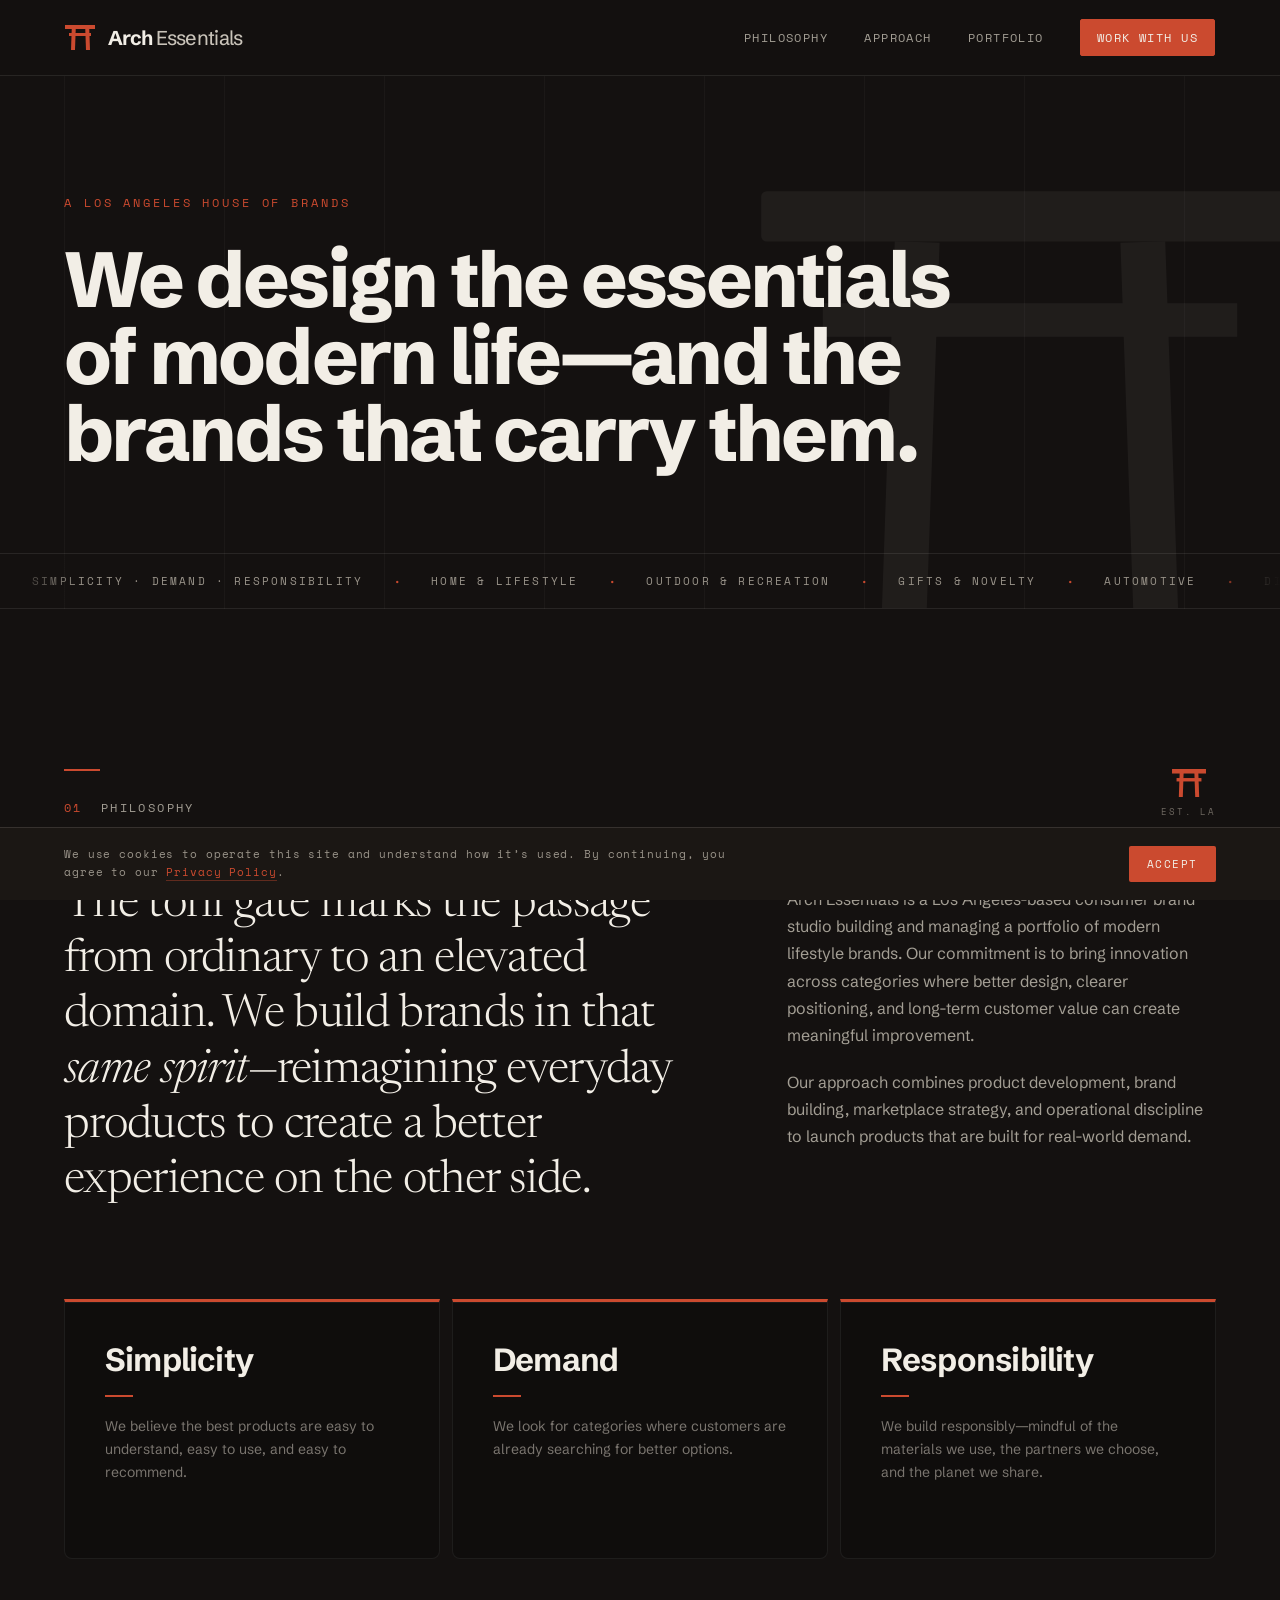
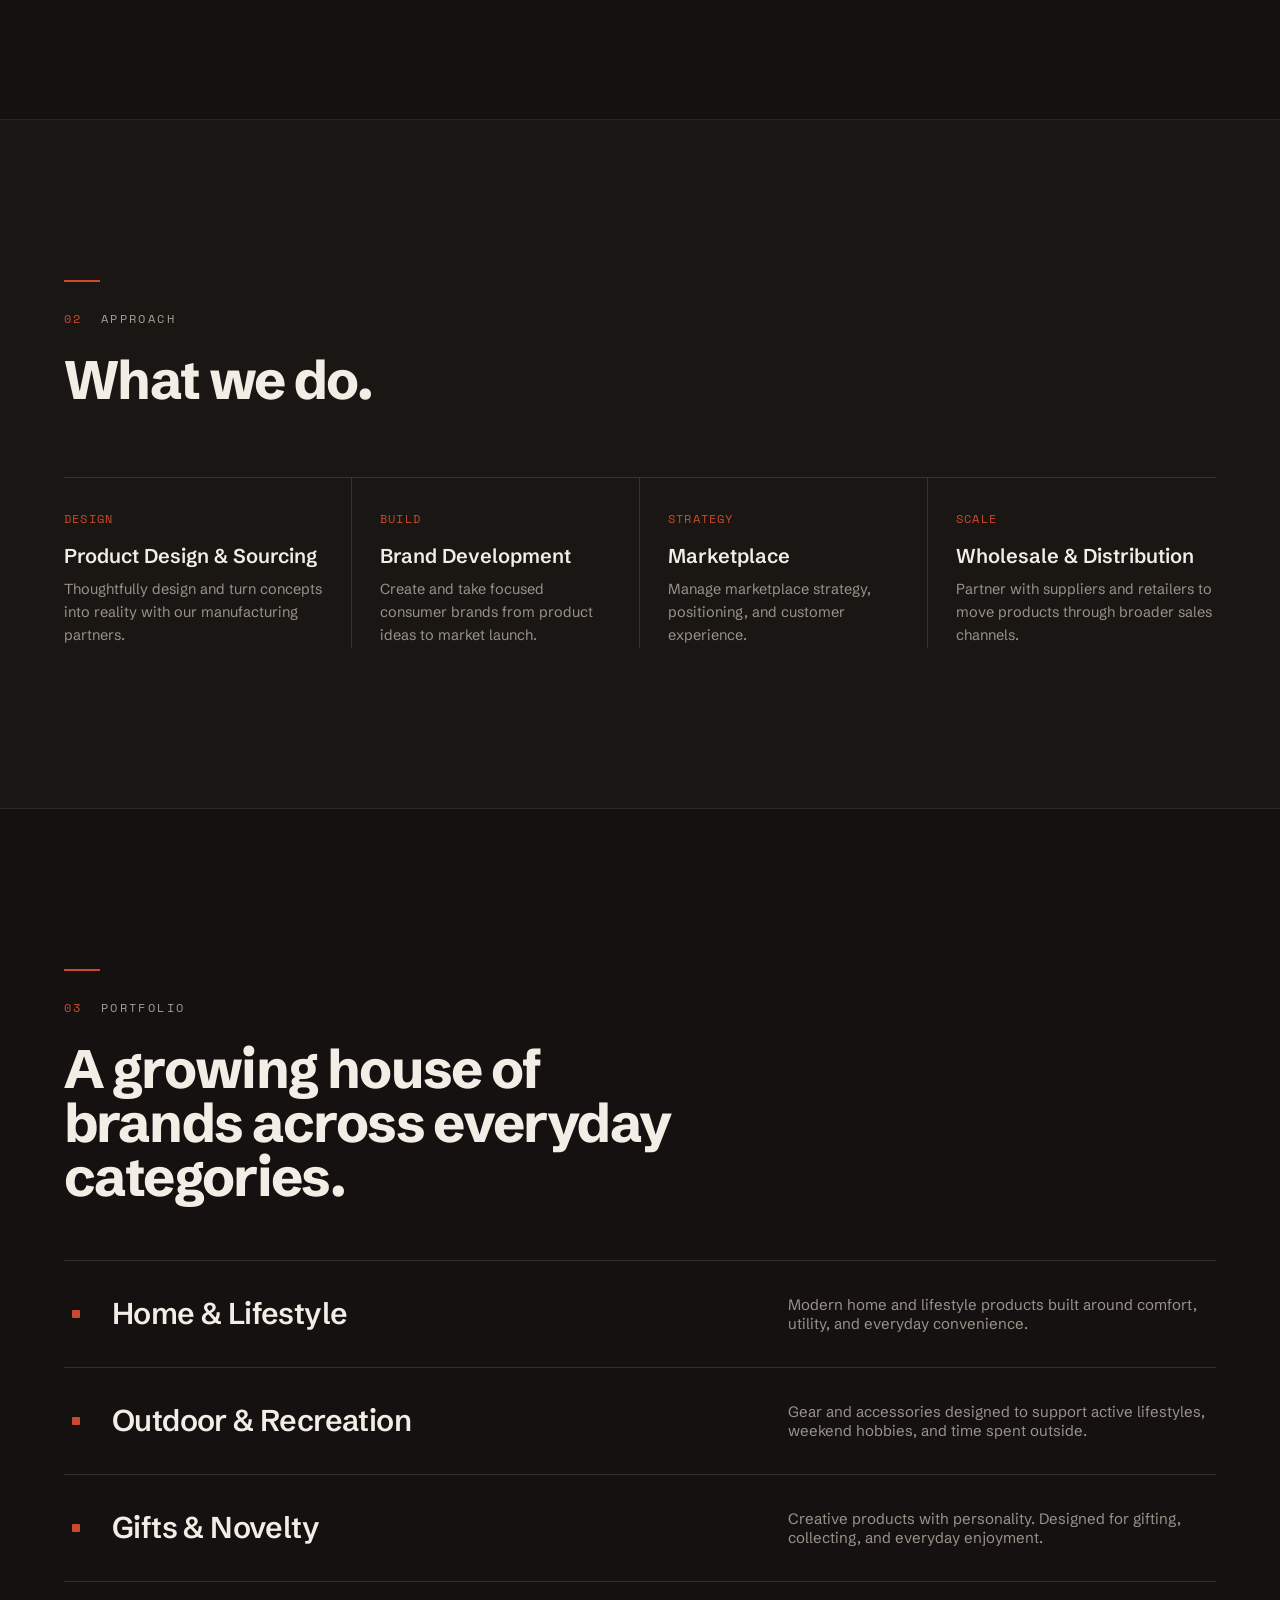
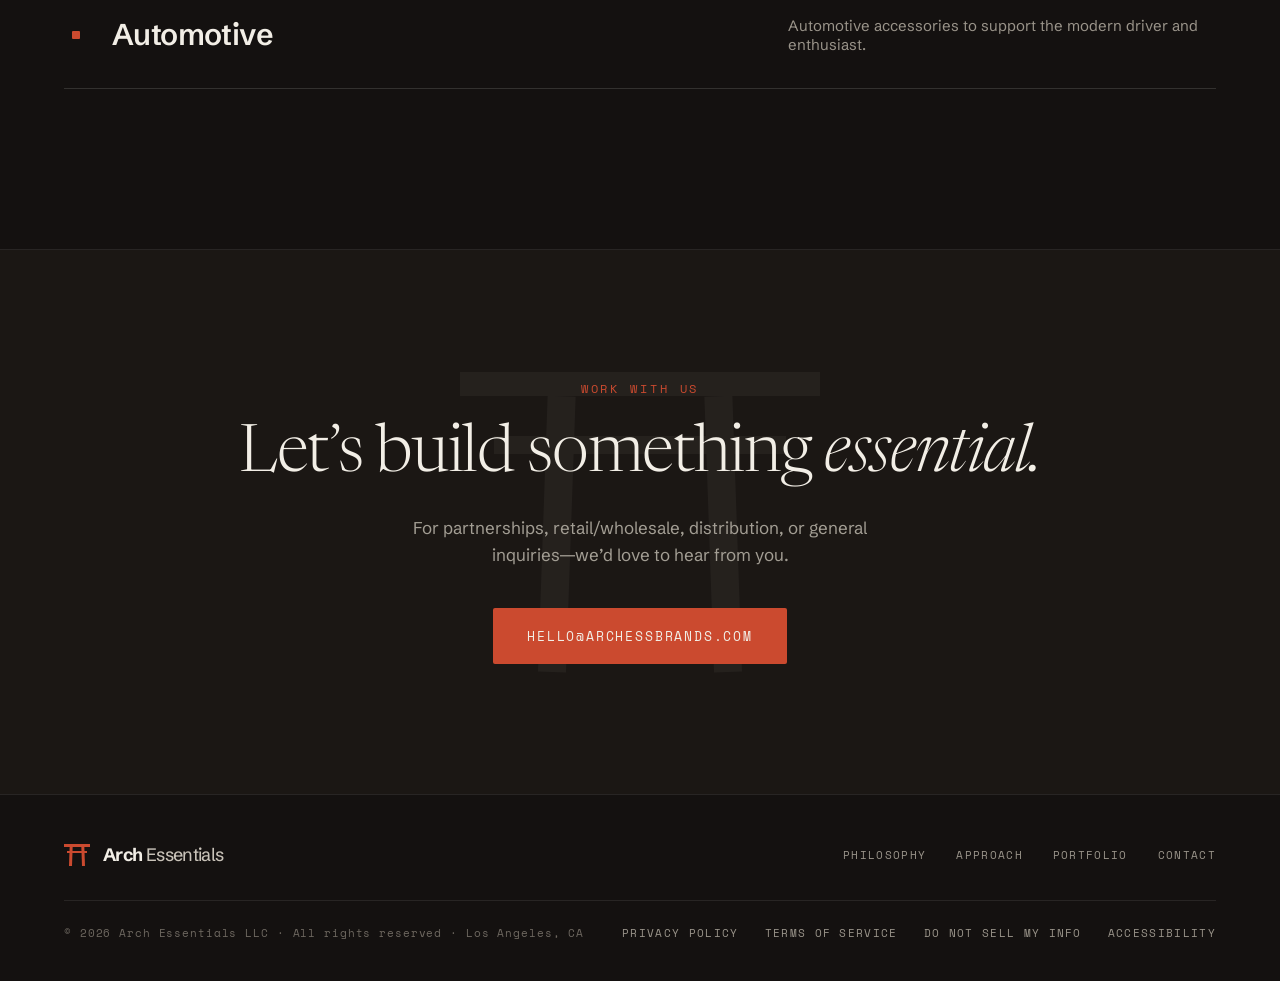
<file: index.html>
<!DOCTYPE html>
<html lang="en">
<head>
<meta charset="utf-8">
<meta name="viewport" content="width=device-width, initial-scale=1">
<title>Arch Essentials — A Los Angeles House of Brands</title>
<meta name="description" content="Arch Essentials LLC is a Los Angeles-based consumer brand studio building a portfolio of modern lifestyle brands across home, outdoor, gifts, and automotive.">
<meta property="og:type" content="website">
<meta property="og:site_name" content="Arch Essentials LLC">
<meta property="og:title" content="Arch Essentials LLC — A Los Angeles House of Brands">
<meta property="og:description" content="We design the essentials of modern life — and the brands that carry them. A Los Angeles house of brands.">
<meta name="twitter:card" content="summary_large_image">
<meta name="twitter:title" content="Arch Essentials LLC — A Los Angeles House of Brands">
<meta name="twitter:description" content="We design the essentials of modern life — and the brands that carry them. A Los Angeles house of brands.">
<meta property="og:url" content="https://www.archessbrands.com/">
<meta property="og:image" content="https://www.archessbrands.com/assets/files/og-arch-essentials.png">
<meta name="twitter:image" content="https://www.archessbrands.com/assets/files/og-arch-essentials.png">
<link rel="canonical" href="https://www.archessbrands.com/">
<link rel="icon" href="assets/files/favicon.png">
<link rel="preconnect" href="https://fonts.googleapis.com">
<link rel="preconnect" href="https://fonts.gstatic.com" crossorigin>
<link href="https://fonts.googleapis.com/css2?family=Newsreader:ital,opsz,wght@0,6..72,200..600;1,6..72,200..500&family=Schibsted+Grotesk:wght@400..900&family=Space+Mono:wght@400;700&display=swap" rel="stylesheet">
<script type="application/ld+json">
{
  "@context": "https://schema.org",
  "@type": "Organization",
  "name": "Arch Essentials LLC",
  "url": "https://www.archessbrands.com",
  "logo": "https://www.archessbrands.com/assets/files/Arch-logo.png",
  "email": "hello@archessbrands.com",
  "address": { "@type": "PostalAddress", "addressLocality": "Los Angeles", "addressRegion": "CA", "addressCountry": "US" }
}
</script>
<style>
  :root {
    --red:        #CB4A2F;
    --red-dk:     #B83E28;
    --cream:      #F2EEE6;
    --bg:         #141110;
    --muted:      #A39E94;
    --dim:        #9A948A;
    --faint:      #6E6860;
    --border:     rgba(242,238,230,0.09);
    --border-mid: rgba(242,238,230,0.14);
    --font-sans:  'Schibsted Grotesk', system-ui, sans-serif;
    --font-serif: 'Newsreader', serif;
    --font-mono:  'Space Mono', monospace;
  }
  *, *::before, *::after { box-sizing: border-box; }
  html { scroll-behavior: smooth; }
  body { margin: 0; }
  a { color: inherit; text-decoration: none; }

  @keyframes ticker {
    0%   { transform: translateX(0); }
    100% { transform: translateX(-50%); }
  }

  /* Keyboard focus ring */
  a:focus-visible, button:focus-visible, [data-phil-tile]:focus-visible {
    outline: 2px solid var(--red);
    outline-offset: 3px;
    border-radius: 2px;
  }

  .nav-link:hover    { color: var(--cream); }
  .btn-cta:hover     { background: var(--red) !important; border-color: var(--red) !important; }
  .btn-email:hover   { background: var(--red-dk) !important; }
  .cookie-btn:hover  { background: var(--red-dk) !important; }
  .footer-link:hover { color: var(--cream); }

  /* Scroll offset so sections don't hide under the sticky nav */
  #philosophy, #approach, #portfolio, #contact { scroll-margin-top: 72px; }

  /* Portfolio category row hover */
  .category-row:hover {
    background: rgba(242,238,230,0.05);
    padding-left: 20px !important;
  }

  /* ── Mobile (≤ 768px) / Desktop (≥ 769px) nav visibility ──────────────── */
  @media (max-width: 768px) {
    #site-nav-inner   { padding: 14px 24px !important; }
    #main-nav         { display: none !important; }
    #mobile-hamburger { display: flex !important; }
  }
  @media (min-width: 769px) {
    #mobile-hamburger { display: none !important; }
    #mobile-menu      { display: none !important; }
  }

  /* ── Mobile (≤ 768px) ─────────────────────────────────────────────────── */
  @media (max-width: 768px) {

    /* Hero */
    .hero-content { padding: 72px 24px 48px !important; }
    .hero-h1      { font-size: 40px !important; line-height: 1.05 !important; }

    /* Shared section padding */
    .sec-pad { padding: 72px 24px !important; }

    /* Philosophy */
    .phil-h2   { font-size: 28px !important; }
    .phil-grid { grid-template-columns: 1fr !important; gap: 36px !important; }
    #philosophy-tiles { grid-template-columns: 1fr !important; }

    /* Approach */
    .approach-h2  { font-size: 36px !important; margin-bottom: 40px !important; }
    .approach-grid { grid-template-columns: 1fr !important; }
    .approach-col  { padding: 24px 0 0 0 !important; border-right: none !important; border-top: 1px solid rgba(242,238,230,0.14) !important; }
    .approach-col:first-child { border-top: none !important; }

    /* Portfolio */
    .portfolio-h2  { font-size: 36px !important; }
    .category-row  { flex-direction: column !important; align-items: flex-start !important; gap: 10px !important; padding: 22px 8px !important; }
    .cat-name      { font-size: 22px !important; }

    /* Contact */
    .contact-content { padding: 72px 24px !important; }
    .contact-h2      { font-size: 38px !important; }

    /* Footer */
    .footer-inner  { padding: 40px 24px !important; }
    .footer-top    { flex-direction: column !important; align-items: flex-start !important; gap: 20px !important; }
    .footer-bottom { flex-direction: column !important; align-items: flex-start !important; gap: 12px !important; }
    .footer-legal  { flex-wrap: wrap !important; gap: 14px !important; }

    /* Cookie banner */
    #ae-cookie-banner { padding: 16px 20px !important; }
  }

  /* ── Tablet (769px – 1024px) ──────────────────────────────────────────── */
  @media (min-width: 769px) and (max-width: 1024px) {
    #site-nav-inner { padding: 16px 32px !important; }
    .hero-content   { padding: 90px 40px 60px !important; }
    .hero-h1        { font-size: 56px !important; }
    .sec-pad        { padding: 100px 40px !important; }
    .phil-h2        { font-size: 36px !important; }
    .approach-h2    { font-size: 44px !important; }
    .approach-grid  { grid-template-columns: repeat(2, 1fr) !important; }
    .approach-col:nth-child(2) { border-right: none !important; }
    .approach-col:nth-child(3) { border-top: 1px solid rgba(242,238,230,0.14) !important; padding-left: 0 !important; padding-right: 28px !important; border-right: 1px solid rgba(242,238,230,0.14) !important; }
    .approach-col:nth-child(4) { border-top: 1px solid rgba(242,238,230,0.14) !important; }
    .portfolio-h2   { font-size: 42px !important; }
    .contact-h2     { font-size: 52px !important; }
    .footer-inner   { padding: 48px 40px !important; }
    .footer-legal   { flex-wrap: wrap !important; gap: 16px !important; }
  }
</style>
</head>
<body style="background:#141110; color:#F2EEE6; font-family:'Schibsted Grotesk',system-ui,sans-serif; -webkit-font-smoothing:antialiased; overflow-x:clip;">

  <!-- ============ NAV ============ -->
  <header id="site-nav" style="position:sticky; top:0; z-index:50; background:rgba(20,17,16,0.78); backdrop-filter:blur(14px); -webkit-backdrop-filter:blur(14px); border-bottom:1px solid rgba(242,238,230,0.09); transition:background .3s ease, padding .3s ease, border-color .3s ease;">
    <div id="site-nav-inner" style="max-width:1280px; margin:0 auto; padding:18px 64px; display:flex; align-items:center; justify-content:space-between; border:1px solid transparent; border-radius:0px; transition:max-width .3s ease, background .3s ease, border-radius .3s ease, box-shadow .3s ease, padding .3s ease, border-color .3s ease;">
      <a href="#top" style="display:flex; align-items:center; gap:13px;">
        <div style="position:relative; width:30px; height:25px;" aria-hidden="true">
          <div style="position:absolute; top:0; left:0; width:30px; height:4px; background:#CB4A2F;"></div>
          <div style="position:absolute; top:8px; left:4px; width:22px; height:3px; background:#CB4A2F;"></div>
          <div style="position:absolute; top:3px; left:6px; width:3.5px; height:22px; background:#CB4A2F; transform:rotate(2deg); transform-origin:bottom;"></div>
          <div style="position:absolute; top:3px; right:6px; width:3.5px; height:22px; background:#CB4A2F; transform:rotate(-2deg); transform-origin:bottom;"></div>
        </div>
        <span style="font-family:'Schibsted Grotesk',sans-serif; font-size:20px; font-weight:700; letter-spacing:-0.035em; white-space:nowrap;">Arch <span style="font-weight:450; color:#C9C3B9;">Essentials</span></span>
      </a>
      <nav id="main-nav" aria-label="Primary" style="display:flex; align-items:center; gap:36px; font-family:'Space Mono',monospace; font-size:12px; letter-spacing:0.12em; text-transform:uppercase; color:#A39E94;">
        <a href="#philosophy" class="nav-link" style="transition:color .2s;">Philosophy</a>
        <a href="#approach"   class="nav-link" style="transition:color .2s;">Approach</a>
        <a href="#portfolio"  class="nav-link" style="transition:color .2s;">Portfolio</a>
        <a href="#contact" class="btn-cta" style="display:inline-block; color:#F2EEE6; background:#CB4A2F; border:1px solid #CB4A2F; border-radius:2px; padding:9px 16px; transition:background .2s,border-color .2s;">Work with us</a>
      </nav>
      <button id="mobile-hamburger"
        onclick="toggleMobileMenu()"
        aria-label="Toggle menu"
        aria-expanded="false"
        style="display:none; flex-direction:column; justify-content:center; align-items:center;
               gap:5px; width:40px; height:40px; background:none; border:none; cursor:pointer; padding:0;">
        <span id="ham-1" style="display:block; width:22px; height:2px; background:#F2EEE6;
               transition:transform .25s ease, opacity .25s ease; transform-origin:center;"></span>
        <span id="ham-2" style="display:block; width:22px; height:2px; background:#F2EEE6;
               transition:opacity .25s ease;"></span>
        <span id="ham-3" style="display:block; width:22px; height:2px; background:#F2EEE6;
               transition:transform .25s ease, opacity .25s ease; transform-origin:center;"></span>
      </button>
    </div>
    <div id="mobile-menu"
      style="overflow:hidden; max-height:0; transition:max-height .35s cubic-bezier(.4,0,.2,1);
             border-top:1px solid transparent; background:rgba(20,17,16,0.98);">
      <nav style="display:flex; flex-direction:column; padding:8px 24px 24px; gap:0;
                  font-family:'Space Mono',monospace; font-size:13px; letter-spacing:0.12em;
                  text-transform:uppercase; color:#A39E94;">
        <a href="#philosophy"
           style="padding:16px 0; border-bottom:1px solid rgba(242,238,230,0.07); transition:color .2s;" class="nav-link">Philosophy</a>
        <a href="#approach"
           style="padding:16px 0; border-bottom:1px solid rgba(242,238,230,0.07); transition:color .2s;" class="nav-link">Approach</a>
        <a href="#portfolio"
           style="padding:16px 0; border-bottom:1px solid rgba(242,238,230,0.07); transition:color .2s;" class="nav-link">Portfolio</a>
        <a href="#contact"
           style="display:inline-block; margin-top:20px; color:#F2EEE6; background:#CB4A2F;
                  border:1px solid #CB4A2F; border-radius:2px; padding:12px 20px;
                  text-align:center; transition:background .2s,border-color .2s;" class="btn-cta">Work with us</a>
      </nav>
    </div>
  </header>

  <main>

  <!-- ============ HERO ============ -->
  <section id="top" style="position:relative; overflow:hidden; border-bottom:1px solid rgba(242,238,230,0.09); background-image:repeating-linear-gradient(to right, rgba(242,238,230,0.035) 0 1px, transparent 1px 160px); background-position:64px 0;">
    <!-- subtle torii motif, anchored below the nav so the top beam is always visible -->
    <svg viewBox="0 0 100 150" preserveAspectRatio="xMidYMin meet" aria-hidden="true" style="position:absolute; top:104px; right:-30px; width:560px; height:840px; opacity:0.05; pointer-events:none;" fill="#F2EEE6">
      <rect x="2"  y="2"  width="96" height="9"   rx="1"></rect>
      <rect x="13" y="22" width="74" height="6"></rect>
      <rect x="21" y="11" width="8"  height="139" transform="rotate(2, 25, 150)"></rect>
      <rect x="71" y="11" width="8"  height="139" transform="rotate(-2, 75, 150)"></rect>
    </svg>

    <div class="hero-content" style="position:relative; max-width:1280px; margin:0 auto; padding:118px 64px 80px;">
      <div style="font-family:'Space Mono',monospace; font-size:12px; letter-spacing:0.24em; text-transform:uppercase; color:#CB4A2F;">A Los Angeles house of brands</div>
      <h1 class="hero-h1" style="font-weight:760; font-size:78px; line-height:0.99; letter-spacing:-0.035em; margin:30px 0 0; max-width:960px;">We design the essentials of modern life&mdash;and the brands that carry them.</h1>
    </div>

    <!-- hero ticker strip -->
    <div style="position:relative; border-top:1px solid rgba(242,238,230,0.09); overflow:hidden;">
      <div style="position:absolute; left:0; top:0; width:80px; height:100%; background:linear-gradient(to right, #141110, transparent); z-index:2; pointer-events:none;"></div>
      <div style="position:absolute; right:0; top:0; width:80px; height:100%; background:linear-gradient(to left, #141110, transparent); z-index:2; pointer-events:none;"></div>
      <div style="display:flex; width:max-content; animation:ticker 32s linear infinite;" aria-hidden="true">
        <!-- first copy -->
        <div style="display:flex; align-items:center; padding:17px 0; white-space:nowrap;">
          <span style="font-family:'Space Mono',monospace; font-size:11px; letter-spacing:0.2em; text-transform:uppercase; color:#9A948A; padding:0 32px;">Simplicity &middot; Demand &middot; Responsibility</span>
          <span style="color:#CB4A2F;">&middot;</span>
          <span style="font-family:'Space Mono',monospace; font-size:11px; letter-spacing:0.2em; text-transform:uppercase; color:#9A948A; padding:0 32px;">Home &amp; Lifestyle</span>
          <span style="color:#CB4A2F;">&middot;</span>
          <span style="font-family:'Space Mono',monospace; font-size:11px; letter-spacing:0.2em; text-transform:uppercase; color:#9A948A; padding:0 32px;">Outdoor &amp; Recreation</span>
          <span style="color:#CB4A2F;">&middot;</span>
          <span style="font-family:'Space Mono',monospace; font-size:11px; letter-spacing:0.2em; text-transform:uppercase; color:#9A948A; padding:0 32px;">Gifts &amp; Novelty</span>
          <span style="color:#CB4A2F;">&middot;</span>
          <span style="font-family:'Space Mono',monospace; font-size:11px; letter-spacing:0.2em; text-transform:uppercase; color:#9A948A; padding:0 32px;">Automotive</span>
          <span style="color:#CB4A2F;">&middot;</span>
          <span style="font-family:'Space Mono',monospace; font-size:11px; letter-spacing:0.2em; text-transform:uppercase; color:#9A948A; padding:0 32px;">Direct-to-Consumer</span>
          <span style="color:#CB4A2F;">&middot;</span>
          <span style="font-family:'Space Mono',monospace; font-size:11px; letter-spacing:0.2em; text-transform:uppercase; color:#9A948A; padding:0 32px;">Wholesale &amp; Distribution</span>
          <span style="color:#CB4A2F;">&middot;</span>
        </div>
        <!-- second copy for seamless loop -->
        <div style="display:flex; align-items:center; padding:17px 0; white-space:nowrap;">
          <span style="font-family:'Space Mono',monospace; font-size:11px; letter-spacing:0.2em; text-transform:uppercase; color:#9A948A; padding:0 32px;">Simplicity &middot; Demand &middot; Responsibility</span>
          <span style="color:#CB4A2F;">&middot;</span>
          <span style="font-family:'Space Mono',monospace; font-size:11px; letter-spacing:0.2em; text-transform:uppercase; color:#9A948A; padding:0 32px;">Home &amp; Lifestyle</span>
          <span style="color:#CB4A2F;">&middot;</span>
          <span style="font-family:'Space Mono',monospace; font-size:11px; letter-spacing:0.2em; text-transform:uppercase; color:#9A948A; padding:0 32px;">Outdoor &amp; Recreation</span>
          <span style="color:#CB4A2F;">&middot;</span>
          <span style="font-family:'Space Mono',monospace; font-size:11px; letter-spacing:0.2em; text-transform:uppercase; color:#9A948A; padding:0 32px;">Gifts &amp; Novelty</span>
          <span style="color:#CB4A2F;">&middot;</span>
          <span style="font-family:'Space Mono',monospace; font-size:11px; letter-spacing:0.2em; text-transform:uppercase; color:#9A948A; padding:0 32px;">Automotive</span>
          <span style="color:#CB4A2F;">&middot;</span>
          <span style="font-family:'Space Mono',monospace; font-size:11px; letter-spacing:0.2em; text-transform:uppercase; color:#9A948A; padding:0 32px;">Direct-to-Consumer</span>
          <span style="color:#CB4A2F;">&middot;</span>
          <span style="font-family:'Space Mono',monospace; font-size:11px; letter-spacing:0.2em; text-transform:uppercase; color:#9A948A; padding:0 32px;">Wholesale &amp; Distribution</span>
          <span style="color:#CB4A2F;">&middot;</span>
        </div>
      </div>
    </div>
  </section>

  <!-- ============ PHILOSOPHY ============ -->
  <section id="philosophy" style="position:relative; border-bottom:1px solid rgba(242,238,230,0.09);">
    <div class="sec-pad" style="position:relative; max-width:1280px; margin:0 auto; padding:160px 64px;">
      <!-- top row: red accent dash + label on left, torii seal on right — same flow row so tops align -->
      <div style="display:flex; justify-content:space-between; align-items:flex-start; margin-bottom:60px;">
        <div>
          <div style="width:36px; height:2px; background:#CB4A2F; margin-bottom:28px;"></div>
          <div style="display:flex; align-items:baseline; gap:18px;">
            <span style="font-family:'Space Mono',monospace; font-size:12px; letter-spacing:0.2em; text-transform:uppercase; color:#CB4A2F;">01</span>
            <span style="font-family:'Space Mono',monospace; font-size:12px; letter-spacing:0.2em; text-transform:uppercase; color:#A39E94;">Philosophy</span>
          </div>
        </div>
        <!-- torii seal — beam top touches svg top edge so it lines up with the dash -->
        <div style="display:flex; flex-direction:column; align-items:center; gap:8px; pointer-events:none;" aria-hidden="true">
          <svg viewBox="0 0 30 25" style="width:34px; height:28.3px; display:block;" fill="#CB4A2F">
            <rect x="0"    y="0" width="30"  height="4"></rect>
            <rect x="4"    y="8" width="22"  height="3"></rect>
            <rect x="6"    y="3" width="3.5" height="22" transform="rotate(2, 7.75, 25)"></rect>
            <rect x="20.5" y="3" width="3.5" height="22" transform="rotate(-2, 22.25, 25)"></rect>
          </svg>
          <div style="font-family:'Space Mono',monospace; font-size:9px; letter-spacing:0.2em; color:#6E6860;">EST. LA</div>
        </div>
      </div>

      <div class="phil-grid" style="display:grid; grid-template-columns:1.5fr 1fr; gap:80px; align-items:start;">
        <div>
          <h2 class="phil-h2" style="font-family:'Newsreader',serif; font-weight:320; font-size:46px; line-height:1.2; letter-spacing:-0.015em; margin:0;">The torii gate marks the passage from ordinary to an elevated domain. We build brands in that <em style="font-style:italic;">same spirit</em>&mdash;reimagining everyday products to create a better experience on the other side.</h2>
        </div>
        <div style="padding-top:8px;">
          <p style="font-size:16px; line-height:1.7; color:#A39E94; margin:0;">Arch Essentials is a Los Angeles-based consumer brand studio building and managing a portfolio of modern lifestyle brands. Our commitment is to bring innovation across categories where better design, clearer positioning, and long-term customer value can create meaningful improvement.</p>
          <p style="font-size:16px; line-height:1.7; color:#A39E94; margin:20px 0 0;">Our approach combines product development, brand building, marketplace strategy, and operational discipline to launch products that are built for real-world demand.</p>
        </div>
      </div>

      <!-- three principles — bento: staggered fade-up on scroll + hover lift + glow -->
      <div id="philosophy-tiles" style="display:grid; grid-template-columns:repeat(3,1fr); gap:12px; margin-top:90px;">
        <!-- Simplicity -->
        <div data-phil-tile tabindex="0" role="region" aria-labelledby="tile-simplicity" style="opacity:0; transform:translateY(28px); transition:opacity 0.65s cubic-bezier(0.25,0.46,0.45,0.94), transform 0.65s cubic-bezier(0.25,0.46,0.45,0.94);">
          <div style="background:#0F0D0C; border:1px solid rgba(242,238,230,0.07); border-top:3px solid #CB4A2F; border-radius:0 0 8px 8px; padding:40px; min-height:260px; display:flex; flex-direction:column; justify-content:flex-start; box-shadow:inset 0 1px 0 rgba(242,238,230,0.06);">
            <h3 id="tile-simplicity" style="font-size:32px; font-weight:680; letter-spacing:-0.025em; line-height:1.1; margin:0 0 18px; color:#F2EEE6;">Simplicity</h3>
            <div style="width:28px; height:2px; background:#CB4A2F; margin-bottom:18px;"></div>
            <p style="font-size:14px; line-height:1.65; color:#7A756F; margin:0;">We believe the best products are easy to understand, easy to use, and easy to recommend.</p>
          </div>
        </div>
        <!-- Demand -->
        <div data-phil-tile tabindex="0" role="region" aria-labelledby="tile-demand" style="opacity:0; transform:translateY(28px); transition:opacity 0.65s cubic-bezier(0.25,0.46,0.45,0.94) 0.13s, transform 0.65s cubic-bezier(0.25,0.46,0.45,0.94) 0.13s;">
          <div style="background:#0F0D0C; border:1px solid rgba(242,238,230,0.07); border-top:3px solid #CB4A2F; border-radius:0 0 8px 8px; padding:40px; min-height:260px; display:flex; flex-direction:column; justify-content:flex-start; box-shadow:inset 0 1px 0 rgba(242,238,230,0.06);">
            <h3 id="tile-demand" style="font-size:32px; font-weight:680; letter-spacing:-0.025em; line-height:1.1; margin:0 0 18px; color:#F2EEE6;">Demand</h3>
            <div style="width:28px; height:2px; background:#CB4A2F; margin-bottom:18px;"></div>
            <p style="font-size:14px; line-height:1.65; color:#7A756F; margin:0;">We look for categories where customers are already searching for better options.</p>
          </div>
        </div>
        <!-- Responsibility -->
        <div data-phil-tile tabindex="0" role="region" aria-labelledby="tile-responsibility" style="opacity:0; transform:translateY(28px); transition:opacity 0.65s cubic-bezier(0.25,0.46,0.45,0.94) 0.26s, transform 0.65s cubic-bezier(0.25,0.46,0.45,0.94) 0.26s;">
          <div style="background:#0F0D0C; border:1px solid rgba(242,238,230,0.07); border-top:3px solid #CB4A2F; border-radius:0 0 8px 8px; padding:40px; min-height:260px; display:flex; flex-direction:column; justify-content:flex-start; box-shadow:inset 0 1px 0 rgba(242,238,230,0.06);">
            <h3 id="tile-responsibility" style="font-size:32px; font-weight:680; letter-spacing:-0.025em; line-height:1.1; margin:0 0 18px; color:#F2EEE6;">Responsibility</h3>
            <div style="width:28px; height:2px; background:#CB4A2F; margin-bottom:18px;"></div>
            <p style="font-size:14px; line-height:1.65; color:#7A756F; margin:0;">We build responsibly&mdash;mindful of the materials we use, the partners we choose, and the planet we share.</p>
          </div>
        </div>
      </div>
    </div>
  </section>

  <!-- ============ APPROACH ============ -->
  <section id="approach" style="border-bottom:1px solid rgba(242,238,230,0.09); background:#191613;">
    <div class="sec-pad" style="max-width:1280px; margin:0 auto; padding:160px 64px;">
      <div style="width:36px; height:2px; background:#CB4A2F; margin-bottom:28px;"></div>
      <div style="display:flex; align-items:baseline; gap:18px; margin-bottom:26px;">
        <span style="font-family:'Space Mono',monospace; font-size:12px; letter-spacing:0.2em; text-transform:uppercase; color:#CB4A2F;">02</span>
        <span style="font-family:'Space Mono',monospace; font-size:12px; letter-spacing:0.2em; text-transform:uppercase; color:#A39E94;">Approach</span>
      </div>
      <h2 class="approach-h2" style="font-weight:740; font-size:54px; line-height:1.0; letter-spacing:-0.03em; margin:0 0 70px; max-width:620px;">What we do.</h2>
      <div class="approach-grid" style="display:grid; grid-template-columns:repeat(4,1fr); gap:0; border-top:1px solid rgba(242,238,230,0.14);">
        <div class="approach-col" style="padding:32px 28px 0 0; border-right:1px solid rgba(242,238,230,0.14);">
          <div style="font-family:'Space Mono',monospace; font-size:12px; color:#CB4A2F; letter-spacing:0.1em;">DESIGN</div>
          <div style="font-size:20px; font-weight:600; margin-top:16px;">Product Design &amp; Sourcing</div>
          <p style="font-size:14.5px; line-height:1.6; color:#9A948A; margin:10px 0 0;">Thoughtfully design and turn concepts into reality with our manufacturing partners.</p>
        </div>
        <div class="approach-col" style="padding:32px 28px 0 28px; border-right:1px solid rgba(242,238,230,0.14);">
          <div style="font-family:'Space Mono',monospace; font-size:12px; color:#CB4A2F; letter-spacing:0.1em;">BUILD</div>
          <div style="font-size:20px; font-weight:600; margin-top:16px;">Brand Development</div>
          <p style="font-size:14.5px; line-height:1.6; color:#9A948A; margin:10px 0 0;">Create and take focused consumer brands from product ideas to market launch.</p>
        </div>
        <div class="approach-col" style="padding:32px 28px 0 28px; border-right:1px solid rgba(242,238,230,0.14);">
          <div style="font-family:'Space Mono',monospace; font-size:12px; color:#CB4A2F; letter-spacing:0.1em;">STRATEGY</div>
          <div style="font-size:20px; font-weight:600; margin-top:16px;">Marketplace</div>
          <p style="font-size:14.5px; line-height:1.6; color:#9A948A; margin:10px 0 0;">Manage marketplace strategy, positioning, and customer experience.</p>
        </div>
        <div class="approach-col" style="padding:32px 0 0 28px;">
          <div style="font-family:'Space Mono',monospace; font-size:12px; color:#CB4A2F; letter-spacing:0.1em;">SCALE</div>
          <div style="font-size:20px; font-weight:600; margin-top:16px;">Wholesale &amp; Distribution</div>
          <p style="font-size:14.5px; line-height:1.6; color:#9A948A; margin:10px 0 0;">Partner with suppliers and retailers to move products through broader sales channels.</p>
        </div>
      </div>
    </div>
  </section>

  <!-- ============ PORTFOLIO TEASER ============ -->
  <section id="portfolio" style="border-bottom:1px solid rgba(242,238,230,0.09);">
    <div class="sec-pad" style="max-width:1280px; margin:0 auto; padding:160px 64px;">
      <div style="display:flex; align-items:flex-end; justify-content:space-between; flex-wrap:wrap; gap:24px; margin-bottom:56px;">
        <div>
          <div style="width:36px; height:2px; background:#CB4A2F; margin-bottom:28px;"></div>
          <div style="display:flex; align-items:baseline; gap:18px; margin-bottom:26px;">
            <span style="font-family:'Space Mono',monospace; font-size:12px; letter-spacing:0.2em; text-transform:uppercase; color:#CB4A2F;">03</span>
            <span style="font-family:'Space Mono',monospace; font-size:12px; letter-spacing:0.2em; text-transform:uppercase; color:#A39E94;">Portfolio</span>
          </div>
          <h2 class="portfolio-h2" style="font-weight:740; font-size:54px; line-height:1.0; letter-spacing:-0.03em; margin:0; max-width:640px;">A growing house of brands across everyday categories.</h2>
        </div>
      </div>
      <div style="border-top:1px solid rgba(242,238,230,0.14);">
        <div class="category-row" style="display:flex; align-items:center; gap:32px; padding:34px 8px; border-bottom:1px solid rgba(242,238,230,0.14); transition:background .2s, padding-left .2s; cursor:default;">
          <div style="width:8px; height:8px; background:#CB4A2F; border-radius:1px; flex-shrink:0;"></div>
          <span class="cat-name" style="font-size:30px; font-weight:600; letter-spacing:-0.02em; flex:1;">Home &amp; Lifestyle</span>
          <span style="font-size:15px; color:#9A948A; flex:1.3; max-width:420px;">Modern home and lifestyle products built around comfort, utility, and everyday convenience.</span>
        </div>
        <div class="category-row" style="display:flex; align-items:center; gap:32px; padding:34px 8px; border-bottom:1px solid rgba(242,238,230,0.14); transition:background .2s, padding-left .2s; cursor:default;">
          <div style="width:8px; height:8px; background:#CB4A2F; border-radius:1px; flex-shrink:0;"></div>
          <span class="cat-name" style="font-size:30px; font-weight:600; letter-spacing:-0.02em; flex:1;">Outdoor &amp; Recreation</span>
          <span style="font-size:15px; color:#9A948A; flex:1.3; max-width:420px;">Gear and accessories designed to support active lifestyles, weekend hobbies, and time spent outside.</span>
        </div>
        <div class="category-row" style="display:flex; align-items:center; gap:32px; padding:34px 8px; border-bottom:1px solid rgba(242,238,230,0.14); transition:background .2s, padding-left .2s; cursor:default;">
          <div style="width:8px; height:8px; background:#CB4A2F; border-radius:1px; flex-shrink:0;"></div>
          <span class="cat-name" style="font-size:30px; font-weight:600; letter-spacing:-0.02em; flex:1;">Gifts &amp; Novelty</span>
          <span style="font-size:15px; color:#9A948A; flex:1.3; max-width:420px;">Creative products with personality. Designed for gifting, collecting, and everyday enjoyment.</span>
        </div>
        <div class="category-row" style="display:flex; align-items:center; gap:32px; padding:34px 8px; border-bottom:1px solid rgba(242,238,230,0.14); transition:background .2s, padding-left .2s; cursor:default;">
          <div style="width:8px; height:8px; background:#CB4A2F; border-radius:1px; flex-shrink:0;"></div>
          <span class="cat-name" style="font-size:30px; font-weight:600; letter-spacing:-0.02em; flex:1;">Automotive</span>
          <span style="font-size:15px; color:#9A948A; flex:1.3; max-width:420px;">Automotive accessories to support the modern driver and enthusiast.</span>
        </div>
      </div>
    </div>
  </section>

  <!-- ============ CONTACT ============ -->
  <section id="contact" style="position:relative; background:#1B1714; overflow:hidden;">
    <!-- subtle torii watermark -->
    <div aria-hidden="true" style="position:absolute; left:50%; top:50%; transform:translate(-50%,-50%); width:360px; height:300px; opacity:0.045; pointer-events:none;">
      <div style="position:absolute; top:0; left:0; width:360px; height:24px; background:#F2EEE6;"></div>
      <div style="position:absolute; top:64px; left:34px; width:292px; height:18px; background:#F2EEE6;"></div>
      <div style="position:absolute; top:24px; left:78px; width:28px; height:276px; background:#F2EEE6; transform:rotate(2deg); transform-origin:bottom center;"></div>
      <div style="position:absolute; top:24px; right:78px; width:28px; height:276px; background:#F2EEE6; transform:rotate(-2deg); transform-origin:bottom center;"></div>
    </div>
    <div class="contact-content" style="position:relative; max-width:1280px; margin:0 auto; padding:130px 64px; text-align:center;">
      <div style="font-family:'Space Mono',monospace; font-size:12px; letter-spacing:0.24em; text-transform:uppercase; color:#CB4A2F;">Work with us</div>
      <h2 class="contact-h2" style="font-family:'Newsreader',serif; font-weight:300; font-size:66px; line-height:1.05; letter-spacing:-0.02em; margin:24px 0 0;">Let&rsquo;s build something <em style="font-style:italic;">essential.</em></h2>
      <p style="font-size:17px; line-height:1.6; color:#A39E94; max-width:520px; margin:24px auto 0;">For partnerships, retail/wholesale, distribution, or general inquiries&mdash;we&rsquo;d love to hear from you.</p>
      <a href="mailto:hello@archessbrands.com" class="btn-email" style="display:inline-block; margin-top:40px; font-family:'Space Mono',monospace; font-size:13px; letter-spacing:0.14em; text-transform:uppercase; background:#CB4A2F; color:#F2EEE6; padding:18px 34px; border-radius:2px; transition:background .2s;">hello&#64;archessbrands&#46;com</a>
    </div>
  </section>

  </main>

  <!-- ============ FOOTER ============ -->
  <footer style="border-top:1px solid rgba(242,238,230,0.09);">
    <div class="footer-inner" style="max-width:1280px; margin:0 auto; padding:48px 64px 40px;">
      <div class="footer-top" style="display:flex; align-items:center; justify-content:space-between; flex-wrap:wrap; gap:24px;">
        <a href="#top" style="display:flex; align-items:center; gap:13px;">
          <div style="position:relative; width:26px; height:22px;" aria-hidden="true">
            <div style="position:absolute; top:0; left:0; width:26px; height:3.5px; background:#CB4A2F;"></div>
            <div style="position:absolute; top:7px; left:3px; width:20px; height:2.5px; background:#CB4A2F;"></div>
            <div style="position:absolute; top:3px; left:5px; width:3px; height:19px; background:#CB4A2F; transform:rotate(2deg); transform-origin:bottom;"></div>
            <div style="position:absolute; top:3px; right:5px; width:3px; height:19px; background:#CB4A2F; transform:rotate(-2deg); transform-origin:bottom;"></div>
          </div>
          <span style="font-family:'Schibsted Grotesk',sans-serif; font-size:18px; font-weight:700; letter-spacing:-0.035em; white-space:nowrap;">Arch <span style="font-weight:450; color:#C9C3B9;">Essentials</span></span>
        </a>
        <nav aria-label="Footer" style="display:flex; gap:30px; font-family:'Space Mono',monospace; font-size:11px; letter-spacing:0.12em; text-transform:uppercase; color:#9A948A;">
          <a href="#philosophy" class="footer-link" style="transition:color .2s;">Philosophy</a>
          <a href="#approach"   class="footer-link" style="transition:color .2s;">Approach</a>
          <a href="#portfolio"  class="footer-link" style="transition:color .2s;">Portfolio</a>
          <a href="mailto:hello@archessbrands.com" class="footer-link" style="transition:color .2s;">Contact</a>
        </nav>
      </div>
      <div class="footer-bottom" style="display:flex; align-items:center; justify-content:space-between; flex-wrap:wrap; gap:16px; margin-top:34px; padding-top:24px; border-top:1px solid rgba(242,238,230,0.09);">
        <div style="font-family:'Space Mono',monospace; font-size:11px; letter-spacing:0.08em; color:#6E6860;">&copy; 2026 Arch Essentials LLC &middot; All rights reserved &middot; Los Angeles, CA</div>
        <div class="footer-legal" style="display:flex; gap:26px; font-family:'Space Mono',monospace; font-size:11px; letter-spacing:0.12em; text-transform:uppercase; color:#9A948A;">
          <a href="privacy.html" class="footer-link" style="transition:color .2s;">Privacy Policy</a>
          <a href="terms.html"   class="footer-link" style="transition:color .2s;">Terms of Service</a>
          <a href="privacy.html#do-not-sell" class="footer-link" style="transition:color .2s;">Do Not Sell My Info</a>
          <a href="privacy.html#accessibility" class="footer-link" style="transition:color .2s;">Accessibility</a>
        </div>
      </div>
    </div>
  </footer>

<script>
(function () {
  // ── Floating nav on scroll ──────────────────────────────────────────────
  const header = document.getElementById('site-nav');
  const bar    = document.getElementById('site-nav-inner');
  let floating = null;

  function onScroll() {
    const s = window.scrollY > 16;
    if (s === floating) return;
    floating = s;
    header.style.background        = s ? 'transparent'             : 'rgba(20,17,16,0.78)';
    header.style.backdropFilter     = s ? 'none'                   : 'blur(14px)';
    header.style.webkitBackdropFilter = s ? 'none'                 : 'blur(14px)';
    header.style.borderBottomColor  = s ? 'transparent'            : 'rgba(242,238,230,0.09)';
    header.style.paddingTop         = s ? '14px'                   : '0px';
    bar.style.maxWidth              = s ? '1060px'                 : '1280px';
    bar.style.background            = s ? 'rgba(28,24,21,0.86)'    : 'transparent';
    bar.style.backdropFilter        = s ? 'blur(18px)'             : 'none';
    bar.style.webkitBackdropFilter  = s ? 'blur(18px)'             : 'none';
    bar.style.borderColor           = s ? 'rgba(242,238,230,0.12)' : 'transparent';
    bar.style.borderRadius          = s ? '100px'                  : '0px';
    bar.style.boxShadow             = s ? '0 20px 44px -22px rgba(0,0,0,0.75)' : 'none';
    bar.style.paddingTop            = s ? '12px'                   : '18px';
    bar.style.paddingBottom         = s ? '12px'                   : '18px';
  }

  window.addEventListener('scroll', onScroll, { passive: true });
  onScroll();

  // ── Anchor clicks: smooth scroll with nav offset + URL hash update ──────
  document.addEventListener('click', function (e) {
    const a = e.target.closest('a[href^="#"]');
    if (!a) return;
    const id = a.getAttribute('href').slice(1);
    if (!id) return;
    const target = document.getElementById(id);
    if (!target) return;
    e.preventDefault();
    // If the mobile drawer is open, collapse it instantly so layout is settled
    // before measuring position — otherwise the drawer height skews the calc.
    var menu = document.getElementById('mobile-menu');
    if (window._mobileMenuOpen && menu) {
      var saved = menu.style.transition;
      menu.style.transition = 'none';
      window.closeMobileMenu();
      menu.getBoundingClientRect(); // force synchronous reflow
      menu.style.transition = saved;
    }
    var y = target.getBoundingClientRect().top + window.scrollY - 72;
    window.scrollTo({ top: Math.max(0, y), behavior: 'smooth' });
    history.pushState(null, '', '#' + id);
  });

  // ── Mobile menu ─────────────────────────────────────────────────────────
  window._mobileMenuOpen = false;

  window.toggleMobileMenu = function () {
    window._mobileMenuOpen = !window._mobileMenuOpen;
    window._applyMobileMenuState();
  };

  window.closeMobileMenu = function () {
    window._mobileMenuOpen = false;
    window._applyMobileMenuState();
  };

  window._applyMobileMenuState = function () {
    var menu = document.getElementById('mobile-menu');
    var btn  = document.getElementById('mobile-hamburger');
    var ham1 = document.getElementById('ham-1');
    var ham2 = document.getElementById('ham-2');
    var ham3 = document.getElementById('ham-3');
    var open = window._mobileMenuOpen;
    menu.style.maxHeight      = open ? '300px'                          : '0px';
    menu.style.borderTopColor = open ? 'rgba(242,238,230,0.09)'        : 'transparent';
    btn.setAttribute('aria-expanded', String(open));
    ham1.style.transform      = open ? 'translateY(7px) rotate(45deg)'  : 'none';
    ham2.style.opacity        = open ? '0'                              : '1';
    ham3.style.transform      = open ? 'translateY(-7px) rotate(-45deg)' : 'none';
  };

  // ── Philosophy tiles: staggered fade-up on scroll + hover lift + glow ──
  const grid = document.getElementById('philosophy-tiles');
  if (grid && 'IntersectionObserver' in window) {
    const hoverIn = function (tile) {
      tile.style.transform = 'translateY(-7px)';
      tile.style.boxShadow = '0 12px 44px rgba(203,74,47,0.45), 0 0 32px rgba(203,74,47,0.22)';
    };
    const hoverOut = function (tile) {
      tile.style.transform = 'translateY(0)';
      tile.style.boxShadow = 'none';
    };

    const observer = new IntersectionObserver(function (entries) {
      entries.forEach(function (entry) {
        if (!entry.isIntersecting) return;
        observer.unobserve(entry.target);
        const tiles = Array.from(entry.target.querySelectorAll('[data-phil-tile]'));
        tiles.forEach(function (tile) {
          tile.style.opacity   = '1';
          tile.style.transform = 'translateY(0)';
          tile.addEventListener('focus', function () { hoverIn(tile); });
          tile.addEventListener('blur',  function () { hoverOut(tile); });
        });
        // after entrance animation completes (650ms + 260ms delay = 910ms)
        setTimeout(function () {
          tiles.forEach(function (tile) {
            tile.style.transition = 'transform 0.3s cubic-bezier(0.25,0.46,0.45,0.94), box-shadow 0.3s ease';
            tile.addEventListener('mouseenter', function () { hoverIn(tile); });
            tile.addEventListener('mouseleave', function () { hoverOut(tile); });
          });
        }, 910);
      });
    }, { threshold: 0.25 });

    observer.observe(grid);
  }
})();
</script>
<script src="cookie-banner.js"></script>
</body>
</html>
</file>
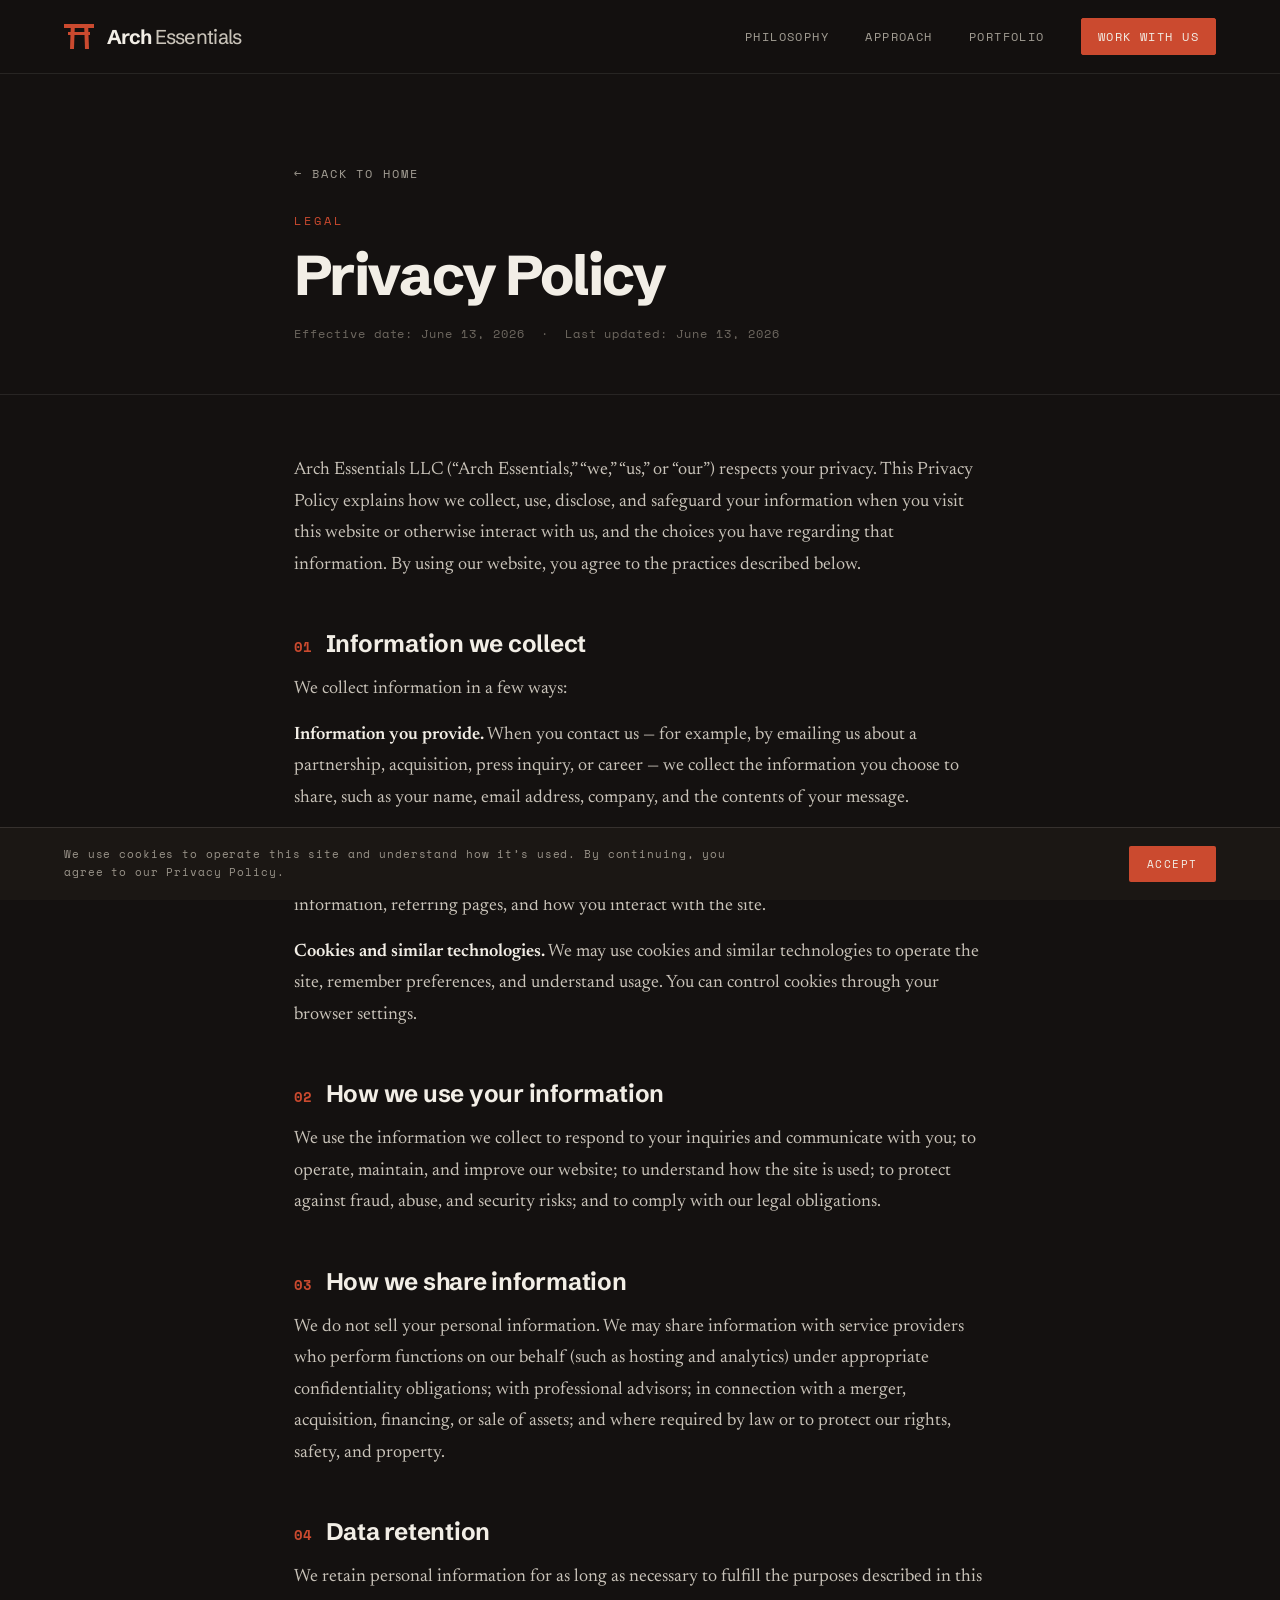
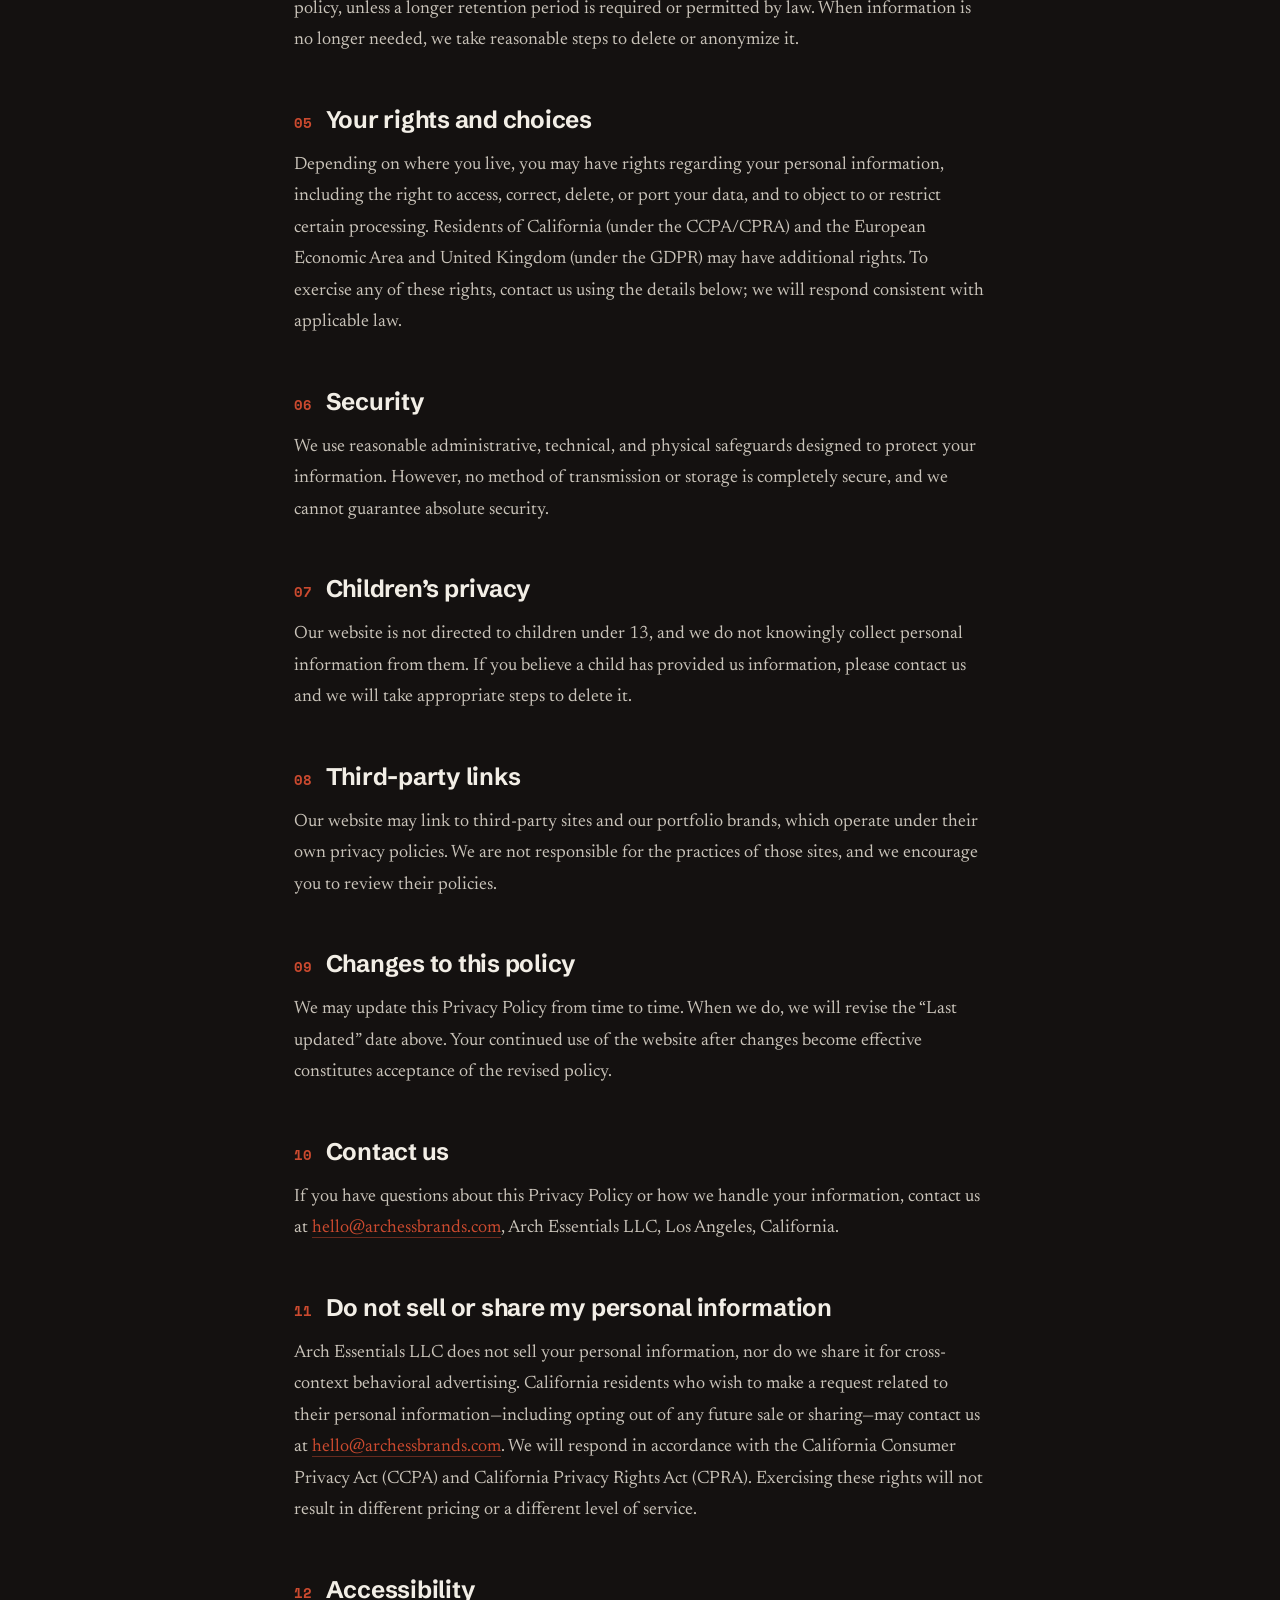
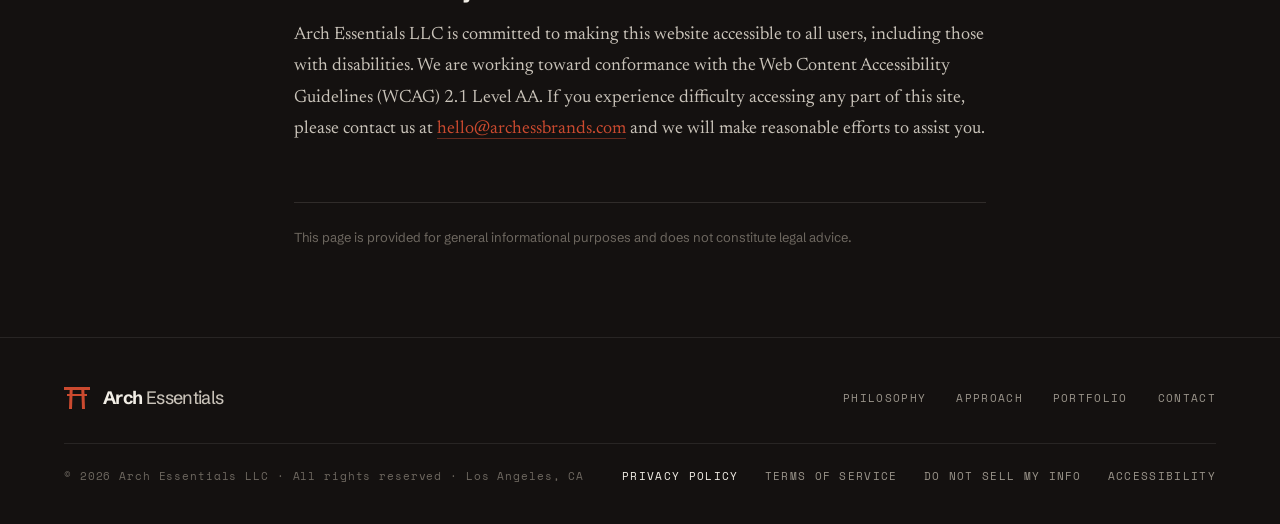
<file: privacy.html>
<!DOCTYPE html>
<html lang="en">
<head>
<meta charset="utf-8">
<meta name="viewport" content="width=device-width, initial-scale=1">
<title>Privacy Policy — Arch Essentials LLC</title>
<meta name="description" content="Read the Arch Essentials LLC Privacy Policy to understand how we collect, use, and protect your information.">
<meta property="og:type" content="article">
<meta property="og:site_name" content="Arch Essentials LLC">
<meta property="og:title" content="Privacy Policy — Arch Essentials LLC">
<meta property="og:description" content="Read the Arch Essentials LLC Privacy Policy to understand how we collect, use, and protect your information.">
<meta name="twitter:card" content="summary_large_image">
<meta name="twitter:title" content="Privacy Policy — Arch Essentials LLC">
<meta name="twitter:description" content="Read the Arch Essentials LLC Privacy Policy to understand how we collect, use, and protect your information.">
<meta property="og:url" content="https://www.archessbrands.com/privacy.html">
<meta property="og:image" content="https://www.archessbrands.com/assets/files/og-arch-essentials.png">
<meta name="twitter:image" content="https://www.archessbrands.com/assets/files/og-arch-essentials.png">
<link rel="canonical" href="https://www.archessbrands.com/privacy.html">
<link rel="icon" href="assets/files/favicon.png">
<link rel="preconnect" href="https://fonts.googleapis.com">
<link rel="preconnect" href="https://fonts.gstatic.com" crossorigin>
<link href="https://fonts.googleapis.com/css2?family=Newsreader:ital,opsz,wght@0,6..72,200..600;1,6..72,200..500&family=Schibsted+Grotesk:wght@400..900&family=Space+Mono:wght@400;700&display=swap" rel="stylesheet">
<style>
  :root {
    --red:       #CB4A2F;
    --red-dk:    #B83E28;
    --cream:     #F2EEE6;
    --bg:        #141110;
    --muted:     #A39E94;
    --font-mono: 'Space Mono', monospace;
  }
  *, *::before, *::after { box-sizing: border-box; }
  html { scroll-behavior: smooth; }
  body { margin: 0; }
  a { color: inherit; text-decoration: none; }

  a:focus-visible, button:focus-visible {
    outline: 2px solid var(--red);
    outline-offset: 3px;
    border-radius: 2px;
  }

  .nav-link:hover    { color: var(--cream); }
  .btn-cta:hover     { background: var(--red) !important; border-color: var(--red) !important; }
  .back-link:hover   { color: var(--cream); }
  .footer-link:hover { color: var(--cream); }
  .cookie-btn:hover  { background: var(--red-dk) !important; }

  @media (max-width: 767px) {
    #main-nav .nav-link  { display: none; }
    #ae-cookie-banner    { padding: 16px 20px !important; }
  }
</style>
</head>
<body style="background:#141110; color:#F2EEE6; font-family:'Schibsted Grotesk',system-ui,sans-serif; -webkit-font-smoothing:antialiased; overflow-x:hidden;">

  <!-- ============ NAV ============ -->
  <header style="position:sticky; top:0; z-index:50; background:rgba(20,17,16,0.78); backdrop-filter:blur(14px); -webkit-backdrop-filter:blur(14px); border-bottom:1px solid rgba(242,238,230,0.09);">
    <div style="max-width:1280px; margin:0 auto; padding:18px 64px; display:flex; align-items:center; justify-content:space-between;">
      <a href="index.html" style="display:flex; align-items:center; gap:13px;">
        <div style="position:relative; width:30px; height:25px;" aria-hidden="true">
          <div style="position:absolute; top:0; left:0; width:30px; height:4px; background:#CB4A2F;"></div>
          <div style="position:absolute; top:8px; left:4px; width:22px; height:3px; background:#CB4A2F;"></div>
          <div style="position:absolute; top:3px; left:6px; width:3.5px; height:22px; background:#CB4A2F; transform:rotate(2deg); transform-origin:bottom;"></div>
          <div style="position:absolute; top:3px; right:6px; width:3.5px; height:22px; background:#CB4A2F; transform:rotate(-2deg); transform-origin:bottom;"></div>
        </div>
        <span style="font-family:'Schibsted Grotesk',sans-serif; font-size:20px; font-weight:700; letter-spacing:-0.035em; white-space:nowrap;">Arch <span style="font-weight:450; color:#C9C3B9;">Essentials</span></span>
      </a>
      <nav id="main-nav" aria-label="Primary" style="display:flex; align-items:center; gap:36px; font-family:'Space Mono',monospace; font-size:12px; letter-spacing:0.12em; text-transform:uppercase; color:#A39E94;">
        <a href="index.html#philosophy" class="nav-link" style="transition:color .2s;">Philosophy</a>
        <a href="index.html#approach"   class="nav-link" style="transition:color .2s;">Approach</a>
        <a href="index.html#portfolio"  class="nav-link" style="transition:color .2s;">Portfolio</a>
        <a href="index.html#contact" class="btn-cta" style="display:inline-block; color:#F2EEE6; background:#CB4A2F; border:1px solid #CB4A2F; border-radius:2px; padding:9px 16px; transition:background .2s,border-color .2s;">Work with us</a>
      </nav>
    </div>
  </header>

  <!-- ============ TITLE ============ -->
  <section style="border-bottom:1px solid rgba(242,238,230,0.09);">
    <div style="max-width:820px; margin:0 auto; padding:88px 64px 52px;">
      <a href="index.html" class="back-link" style="font-family:'Space Mono',monospace; font-size:12px; letter-spacing:0.16em; text-transform:uppercase; color:#A39E94; transition:color .2s;">&larr; Back to home</a>
      <div style="font-family:'Space Mono',monospace; font-size:12px; letter-spacing:0.24em; text-transform:uppercase; color:#CB4A2F; margin-top:30px;">Legal</div>
      <h1 style="font-weight:760; font-size:56px; line-height:1.0; letter-spacing:-0.03em; margin:18px 0 0;">Privacy Policy</h1>
      <div style="font-family:'Space Mono',monospace; font-size:12px; letter-spacing:0.08em; color:#6E6860; margin-top:22px;">Effective date: June 13, 2026 &nbsp;&middot;&nbsp; Last updated: June 13, 2026</div>
    </div>
  </section>

  <!-- ============ BODY ============ -->
  <section>
    <div style="max-width:820px; margin:0 auto; padding:60px 64px 30px; font-family:'Newsreader',serif;">
      <p style="font-size:18px; line-height:1.75; color:#C9C3B9; margin:0;">Arch Essentials LLC (&ldquo;Arch Essentials,&rdquo; &ldquo;we,&rdquo; &ldquo;us,&rdquo; or &ldquo;our&rdquo;) respects your privacy. This Privacy Policy explains how we collect, use, disclose, and safeguard your information when you visit this website or otherwise interact with us, and the choices you have regarding that information. By using our website, you agree to the practices described below.</p>

      <h2 style="font-family:'Schibsted Grotesk',sans-serif; font-weight:680; font-size:24px; letter-spacing:-0.01em; color:#F2EEE6; margin:48px 0 0;"><span style="font-family:'Space Mono',monospace; font-size:14px; color:#CB4A2F; margin-right:14px;">01</span>Information we collect</h2>
      <p style="font-size:18px; line-height:1.75; color:#C9C3B9; margin:16px 0 0;">We collect information in a few ways:</p>
      <p style="font-size:18px; line-height:1.75; color:#C9C3B9; margin:14px 0 0;"><strong style="color:#F2EEE6; font-weight:600;">Information you provide.</strong> When you contact us &mdash; for example, by emailing us about a partnership, acquisition, press inquiry, or career &mdash; we collect the information you choose to share, such as your name, email address, company, and the contents of your message.</p>
      <p style="font-size:18px; line-height:1.75; color:#C9C3B9; margin:14px 0 0;"><strong style="color:#F2EEE6; font-weight:600;">Information collected automatically.</strong> Like most websites, we may automatically collect certain technical information when you visit, including your IP address, browser type, device information, referring pages, and how you interact with the site.</p>
      <p style="font-size:18px; line-height:1.75; color:#C9C3B9; margin:14px 0 0;"><strong style="color:#F2EEE6; font-weight:600;">Cookies and similar technologies.</strong> We may use cookies and similar technologies to operate the site, remember preferences, and understand usage. You can control cookies through your browser settings.</p>

      <h2 style="font-family:'Schibsted Grotesk',sans-serif; font-weight:680; font-size:24px; letter-spacing:-0.01em; color:#F2EEE6; margin:48px 0 0;"><span style="font-family:'Space Mono',monospace; font-size:14px; color:#CB4A2F; margin-right:14px;">02</span>How we use your information</h2>
      <p style="font-size:18px; line-height:1.75; color:#C9C3B9; margin:16px 0 0;">We use the information we collect to respond to your inquiries and communicate with you; to operate, maintain, and improve our website; to understand how the site is used; to protect against fraud, abuse, and security risks; and to comply with our legal obligations.</p>

      <h2 style="font-family:'Schibsted Grotesk',sans-serif; font-weight:680; font-size:24px; letter-spacing:-0.01em; color:#F2EEE6; margin:48px 0 0;"><span style="font-family:'Space Mono',monospace; font-size:14px; color:#CB4A2F; margin-right:14px;">03</span>How we share information</h2>
      <p style="font-size:18px; line-height:1.75; color:#C9C3B9; margin:16px 0 0;">We do not sell your personal information. We may share information with service providers who perform functions on our behalf (such as hosting and analytics) under appropriate confidentiality obligations; with professional advisors; in connection with a merger, acquisition, financing, or sale of assets; and where required by law or to protect our rights, safety, and property.</p>

      <h2 style="font-family:'Schibsted Grotesk',sans-serif; font-weight:680; font-size:24px; letter-spacing:-0.01em; color:#F2EEE6; margin:48px 0 0;"><span style="font-family:'Space Mono',monospace; font-size:14px; color:#CB4A2F; margin-right:14px;">04</span>Data retention</h2>
      <p style="font-size:18px; line-height:1.75; color:#C9C3B9; margin:16px 0 0;">We retain personal information for as long as necessary to fulfill the purposes described in this policy, unless a longer retention period is required or permitted by law. When information is no longer needed, we take reasonable steps to delete or anonymize it.</p>

      <h2 style="font-family:'Schibsted Grotesk',sans-serif; font-weight:680; font-size:24px; letter-spacing:-0.01em; color:#F2EEE6; margin:48px 0 0;"><span style="font-family:'Space Mono',monospace; font-size:14px; color:#CB4A2F; margin-right:14px;">05</span>Your rights and choices</h2>
      <p style="font-size:18px; line-height:1.75; color:#C9C3B9; margin:16px 0 0;">Depending on where you live, you may have rights regarding your personal information, including the right to access, correct, delete, or port your data, and to object to or restrict certain processing. Residents of California (under the CCPA/CPRA) and the European Economic Area and United Kingdom (under the GDPR) may have additional rights. To exercise any of these rights, contact us using the details below; we will respond consistent with applicable law.</p>

      <h2 style="font-family:'Schibsted Grotesk',sans-serif; font-weight:680; font-size:24px; letter-spacing:-0.01em; color:#F2EEE6; margin:48px 0 0;"><span style="font-family:'Space Mono',monospace; font-size:14px; color:#CB4A2F; margin-right:14px;">06</span>Security</h2>
      <p style="font-size:18px; line-height:1.75; color:#C9C3B9; margin:16px 0 0;">We use reasonable administrative, technical, and physical safeguards designed to protect your information. However, no method of transmission or storage is completely secure, and we cannot guarantee absolute security.</p>

      <h2 style="font-family:'Schibsted Grotesk',sans-serif; font-weight:680; font-size:24px; letter-spacing:-0.01em; color:#F2EEE6; margin:48px 0 0;"><span style="font-family:'Space Mono',monospace; font-size:14px; color:#CB4A2F; margin-right:14px;">07</span>Children&rsquo;s privacy</h2>
      <p style="font-size:18px; line-height:1.75; color:#C9C3B9; margin:16px 0 0;">Our website is not directed to children under 13, and we do not knowingly collect personal information from them. If you believe a child has provided us information, please contact us and we will take appropriate steps to delete it.</p>

      <h2 style="font-family:'Schibsted Grotesk',sans-serif; font-weight:680; font-size:24px; letter-spacing:-0.01em; color:#F2EEE6; margin:48px 0 0;"><span style="font-family:'Space Mono',monospace; font-size:14px; color:#CB4A2F; margin-right:14px;">08</span>Third-party links</h2>
      <p style="font-size:18px; line-height:1.75; color:#C9C3B9; margin:16px 0 0;">Our website may link to third-party sites and our portfolio brands, which operate under their own privacy policies. We are not responsible for the practices of those sites, and we encourage you to review their policies.</p>

      <h2 style="font-family:'Schibsted Grotesk',sans-serif; font-weight:680; font-size:24px; letter-spacing:-0.01em; color:#F2EEE6; margin:48px 0 0;"><span style="font-family:'Space Mono',monospace; font-size:14px; color:#CB4A2F; margin-right:14px;">09</span>Changes to this policy</h2>
      <p style="font-size:18px; line-height:1.75; color:#C9C3B9; margin:16px 0 0;">We may update this Privacy Policy from time to time. When we do, we will revise the &ldquo;Last updated&rdquo; date above. Your continued use of the website after changes become effective constitutes acceptance of the revised policy.</p>

      <h2 style="font-family:'Schibsted Grotesk',sans-serif; font-weight:680; font-size:24px; letter-spacing:-0.01em; color:#F2EEE6; margin:48px 0 0;"><span style="font-family:'Space Mono',monospace; font-size:14px; color:#CB4A2F; margin-right:14px;">10</span>Contact us</h2>
      <p style="font-size:18px; line-height:1.75; color:#C9C3B9; margin:16px 0 0;">If you have questions about this Privacy Policy or how we handle your information, contact us at <a href="mailto:hello@archessbrands.com" style="color:#CB4A2F; border-bottom:1px solid rgba(203,74,47,0.45);">hello&#64;archessbrands&#46;com</a>, Arch Essentials LLC, Los Angeles, California.</p>

      <h2 id="do-not-sell" style="font-family:'Schibsted Grotesk',sans-serif; font-weight:680; font-size:24px; letter-spacing:-0.01em; color:#F2EEE6; margin:48px 0 0;"><span style="font-family:'Space Mono',monospace; font-size:14px; color:#CB4A2F; margin-right:14px;">11</span>Do not sell or share my personal information</h2>
      <p style="font-size:18px; line-height:1.75; color:#C9C3B9; margin:16px 0 0;">Arch Essentials LLC does not sell your personal information, nor do we share it for cross-context behavioral advertising. California residents who wish to make a request related to their personal information&mdash;including opting out of any future sale or sharing&mdash;may contact us at <a href="mailto:hello@archessbrands.com" style="color:#CB4A2F; border-bottom:1px solid rgba(203,74,47,0.45);">hello&#64;archessbrands&#46;com</a>. We will respond in accordance with the California Consumer Privacy Act (CCPA) and California Privacy Rights Act (CPRA). Exercising these rights will not result in different pricing or a different level of service.</p>

      <h2 id="accessibility" style="font-family:'Schibsted Grotesk',sans-serif; font-weight:680; font-size:24px; letter-spacing:-0.01em; color:#F2EEE6; margin:48px 0 0;"><span style="font-family:'Space Mono',monospace; font-size:14px; color:#CB4A2F; margin-right:14px;">12</span>Accessibility</h2>
      <p style="font-size:18px; line-height:1.75; color:#C9C3B9; margin:16px 0 0;">Arch Essentials LLC is committed to making this website accessible to all users, including those with disabilities. We are working toward conformance with the Web Content Accessibility Guidelines (WCAG) 2.1 Level AA. If you experience difficulty accessing any part of this site, please contact us at <a href="mailto:hello@archessbrands.com" style="color:#CB4A2F; border-bottom:1px solid rgba(203,74,47,0.45);">hello&#64;archessbrands&#46;com</a> and we will make reasonable efforts to assist you.</p>

      <div style="border-top:1px solid rgba(242,238,230,0.12); margin-top:56px; padding-top:24px; font-family:'Schibsted Grotesk',sans-serif; font-size:13px; line-height:1.6; color:#6E6860;">This page is provided for general informational purposes and does not constitute legal advice.</div>
    </div>
  </section>

  <!-- ============ FOOTER ============ -->
  <footer style="border-top:1px solid rgba(242,238,230,0.09); margin-top:60px;">
    <div style="max-width:1280px; margin:0 auto; padding:48px 64px 40px;">
      <div style="display:flex; align-items:center; justify-content:space-between; flex-wrap:wrap; gap:24px;">
        <a href="index.html" style="display:flex; align-items:center; gap:13px;">
          <div style="position:relative; width:26px; height:22px;" aria-hidden="true">
            <div style="position:absolute; top:0; left:0; width:26px; height:3.5px; background:#CB4A2F;"></div>
            <div style="position:absolute; top:7px; left:3px; width:20px; height:2.5px; background:#CB4A2F;"></div>
            <div style="position:absolute; top:3px; left:5px; width:3px; height:19px; background:#CB4A2F; transform:rotate(2deg); transform-origin:bottom;"></div>
            <div style="position:absolute; top:3px; right:5px; width:3px; height:19px; background:#CB4A2F; transform:rotate(-2deg); transform-origin:bottom;"></div>
          </div>
          <span style="font-family:'Schibsted Grotesk',sans-serif; font-size:18px; font-weight:700; letter-spacing:-0.035em; white-space:nowrap;">Arch <span style="font-weight:450; color:#C9C3B9;">Essentials</span></span>
        </a>
        <nav aria-label="Footer" style="display:flex; gap:30px; font-family:'Space Mono',monospace; font-size:11px; letter-spacing:0.12em; text-transform:uppercase; color:#9A948A;">
          <a href="index.html#philosophy" class="footer-link" style="transition:color .2s;">Philosophy</a>
          <a href="index.html#approach"   class="footer-link" style="transition:color .2s;">Approach</a>
          <a href="index.html#portfolio"  class="footer-link" style="transition:color .2s;">Portfolio</a>
          <a href="mailto:hello@archessbrands.com" class="footer-link" style="transition:color .2s;">Contact</a>
        </nav>
      </div>
      <div style="display:flex; align-items:center; justify-content:space-between; flex-wrap:wrap; gap:16px; margin-top:34px; padding-top:24px; border-top:1px solid rgba(242,238,230,0.09);">
        <div style="font-family:'Space Mono',monospace; font-size:11px; letter-spacing:0.08em; color:#6E6860;">&copy; 2026 Arch Essentials LLC &middot; All rights reserved &middot; Los Angeles, CA</div>
        <div style="display:flex; gap:26px; font-family:'Space Mono',monospace; font-size:11px; letter-spacing:0.12em; text-transform:uppercase; color:#9A948A;">
          <span style="color:#F2EEE6;">Privacy Policy</span>
          <a href="terms.html"        class="footer-link" style="transition:color .2s;">Terms of Service</a>
          <a href="#do-not-sell"      class="footer-link" style="transition:color .2s;">Do Not Sell My Info</a>
          <a href="#accessibility"    class="footer-link" style="transition:color .2s;">Accessibility</a>
        </div>
      </div>
    </div>
  </footer>

<script src="cookie-banner.js"></script>
</body>
</html>
</file>
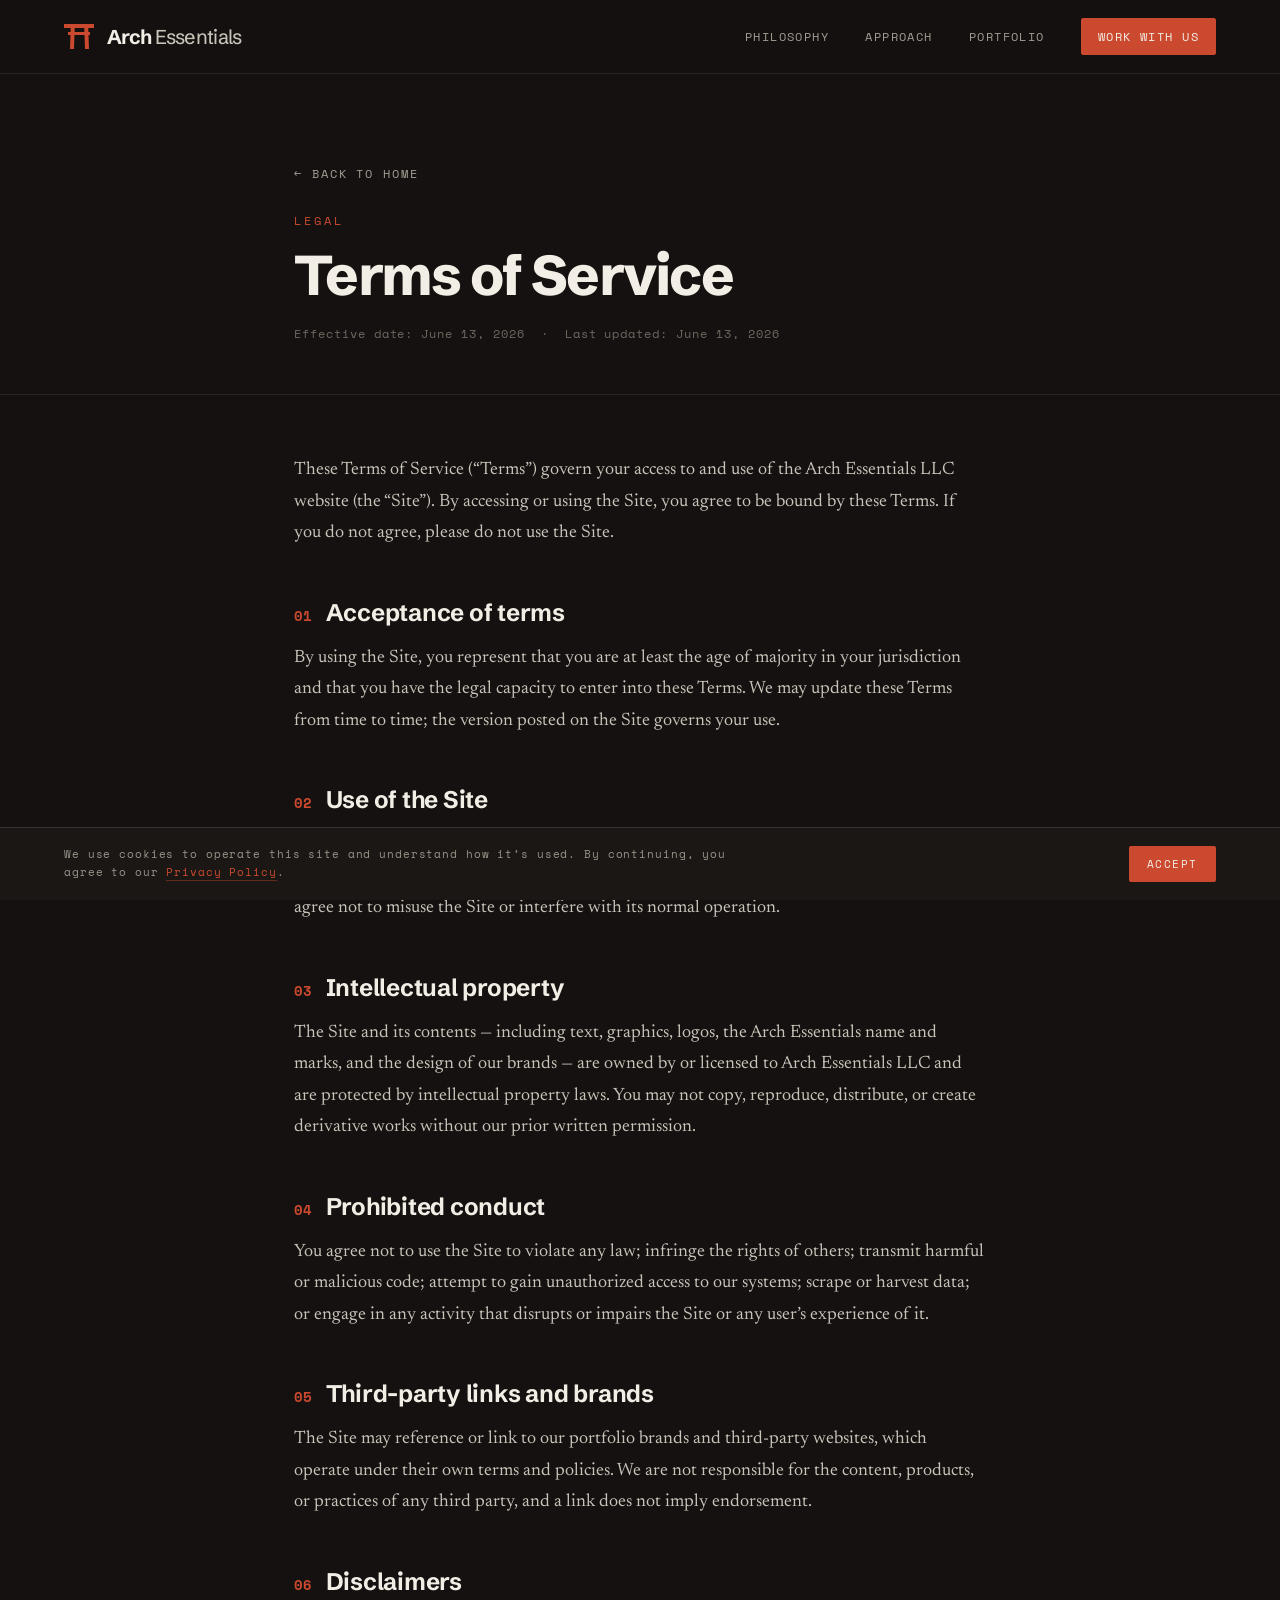
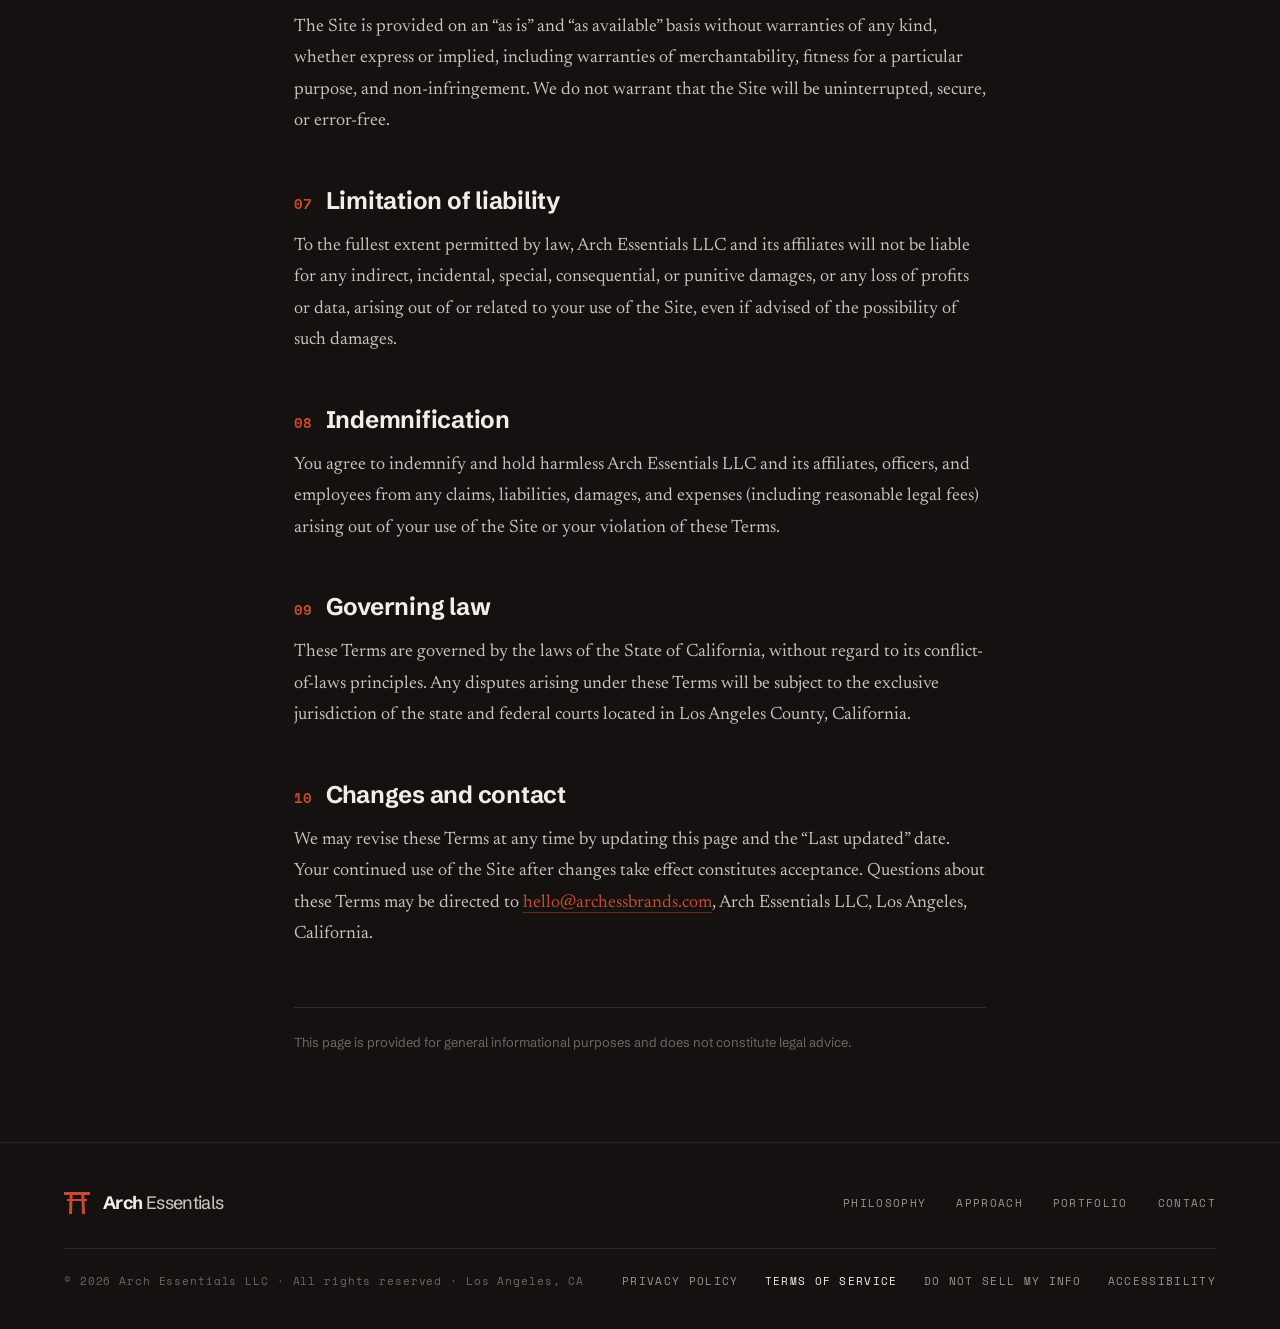
<file: terms.html>
<!DOCTYPE html>
<html lang="en">
<head>
<meta charset="utf-8">
<meta name="viewport" content="width=device-width, initial-scale=1">
<title>Terms of Service — Arch Essentials LLC</title>
<meta name="description" content="Read the Arch Essentials LLC Terms of Service governing your use of our website.">
<meta property="og:type" content="article">
<meta property="og:site_name" content="Arch Essentials LLC">
<meta property="og:title" content="Terms of Service — Arch Essentials LLC">
<meta property="og:description" content="Read the Arch Essentials LLC Terms of Service governing your use of our website.">
<meta name="twitter:card" content="summary_large_image">
<meta name="twitter:title" content="Terms of Service — Arch Essentials LLC">
<meta name="twitter:description" content="Read the Arch Essentials LLC Terms of Service governing your use of our website.">
<meta property="og:url" content="https://www.archessbrands.com/terms.html">
<meta property="og:image" content="https://www.archessbrands.com/assets/files/og-arch-essentials.png">
<meta name="twitter:image" content="https://www.archessbrands.com/assets/files/og-arch-essentials.png">
<link rel="canonical" href="https://www.archessbrands.com/terms.html">
<link rel="icon" href="assets/files/favicon.png">
<link rel="preconnect" href="https://fonts.googleapis.com">
<link rel="preconnect" href="https://fonts.gstatic.com" crossorigin>
<link href="https://fonts.googleapis.com/css2?family=Newsreader:ital,opsz,wght@0,6..72,200..600;1,6..72,200..500&family=Schibsted+Grotesk:wght@400..900&family=Space+Mono:wght@400;700&display=swap" rel="stylesheet">
<style>
  :root {
    --red:       #CB4A2F;
    --red-dk:    #B83E28;
    --cream:     #F2EEE6;
    --bg:        #141110;
    --muted:     #A39E94;
    --font-mono: 'Space Mono', monospace;
  }
  *, *::before, *::after { box-sizing: border-box; }
  html { scroll-behavior: smooth; }
  body { margin: 0; }
  a { color: inherit; text-decoration: none; }

  a:focus-visible, button:focus-visible {
    outline: 2px solid var(--red);
    outline-offset: 3px;
    border-radius: 2px;
  }

  .nav-link:hover    { color: var(--cream); }
  .btn-cta:hover     { background: var(--red) !important; border-color: var(--red) !important; }
  .back-link:hover   { color: var(--cream); }
  .footer-link:hover { color: var(--cream); }
  .cookie-btn:hover  { background: var(--red-dk) !important; }

  @media (max-width: 767px) {
    #main-nav .nav-link  { display: none; }
    #ae-cookie-banner    { padding: 16px 20px !important; }
  }
</style>
</head>
<body style="background:#141110; color:#F2EEE6; font-family:'Schibsted Grotesk',system-ui,sans-serif; -webkit-font-smoothing:antialiased; overflow-x:hidden;">

  <!-- ============ NAV ============ -->
  <header style="position:sticky; top:0; z-index:50; background:rgba(20,17,16,0.78); backdrop-filter:blur(14px); -webkit-backdrop-filter:blur(14px); border-bottom:1px solid rgba(242,238,230,0.09);">
    <div style="max-width:1280px; margin:0 auto; padding:18px 64px; display:flex; align-items:center; justify-content:space-between;">
      <a href="index.html" style="display:flex; align-items:center; gap:13px;">
        <div style="position:relative; width:30px; height:25px;" aria-hidden="true">
          <div style="position:absolute; top:0; left:0; width:30px; height:4px; background:#CB4A2F;"></div>
          <div style="position:absolute; top:8px; left:4px; width:22px; height:3px; background:#CB4A2F;"></div>
          <div style="position:absolute; top:3px; left:6px; width:3.5px; height:22px; background:#CB4A2F; transform:rotate(2deg); transform-origin:bottom;"></div>
          <div style="position:absolute; top:3px; right:6px; width:3.5px; height:22px; background:#CB4A2F; transform:rotate(-2deg); transform-origin:bottom;"></div>
        </div>
        <span style="font-family:'Schibsted Grotesk',sans-serif; font-size:20px; font-weight:700; letter-spacing:-0.035em; white-space:nowrap;">Arch <span style="font-weight:450; color:#C9C3B9;">Essentials</span></span>
      </a>
      <nav id="main-nav" aria-label="Primary" style="display:flex; align-items:center; gap:36px; font-family:'Space Mono',monospace; font-size:12px; letter-spacing:0.12em; text-transform:uppercase; color:#A39E94;">
        <a href="index.html#philosophy" class="nav-link" style="transition:color .2s;">Philosophy</a>
        <a href="index.html#approach"   class="nav-link" style="transition:color .2s;">Approach</a>
        <a href="index.html#portfolio"  class="nav-link" style="transition:color .2s;">Portfolio</a>
        <a href="index.html#contact" class="btn-cta" style="display:inline-block; color:#F2EEE6; background:#CB4A2F; border:1px solid #CB4A2F; border-radius:2px; padding:9px 16px; transition:background .2s,border-color .2s;">Work with us</a>
      </nav>
    </div>
  </header>

  <!-- ============ TITLE ============ -->
  <section style="border-bottom:1px solid rgba(242,238,230,0.09);">
    <div style="max-width:820px; margin:0 auto; padding:88px 64px 52px;">
      <a href="index.html" class="back-link" style="font-family:'Space Mono',monospace; font-size:12px; letter-spacing:0.16em; text-transform:uppercase; color:#A39E94; transition:color .2s;">&larr; Back to home</a>
      <div style="font-family:'Space Mono',monospace; font-size:12px; letter-spacing:0.24em; text-transform:uppercase; color:#CB4A2F; margin-top:30px;">Legal</div>
      <h1 style="font-weight:760; font-size:56px; line-height:1.0; letter-spacing:-0.03em; margin:18px 0 0;">Terms of Service</h1>
      <div style="font-family:'Space Mono',monospace; font-size:12px; letter-spacing:0.08em; color:#6E6860; margin-top:22px;">Effective date: June 13, 2026 &nbsp;&middot;&nbsp; Last updated: June 13, 2026</div>
    </div>
  </section>

  <!-- ============ BODY ============ -->
  <section>
    <div style="max-width:820px; margin:0 auto; padding:60px 64px 30px; font-family:'Newsreader',serif;">
      <p style="font-size:18px; line-height:1.75; color:#C9C3B9; margin:0;">These Terms of Service (&ldquo;Terms&rdquo;) govern your access to and use of the Arch Essentials LLC website (the &ldquo;Site&rdquo;). By accessing or using the Site, you agree to be bound by these Terms. If you do not agree, please do not use the Site.</p>

      <h2 style="font-family:'Schibsted Grotesk',sans-serif; font-weight:680; font-size:24px; letter-spacing:-0.01em; color:#F2EEE6; margin:48px 0 0;"><span style="font-family:'Space Mono',monospace; font-size:14px; color:#CB4A2F; margin-right:14px;">01</span>Acceptance of terms</h2>
      <p style="font-size:18px; line-height:1.75; color:#C9C3B9; margin:16px 0 0;">By using the Site, you represent that you are at least the age of majority in your jurisdiction and that you have the legal capacity to enter into these Terms. We may update these Terms from time to time; the version posted on the Site governs your use.</p>

      <h2 style="font-family:'Schibsted Grotesk',sans-serif; font-weight:680; font-size:24px; letter-spacing:-0.01em; color:#F2EEE6; margin:48px 0 0;"><span style="font-family:'Space Mono',monospace; font-size:14px; color:#CB4A2F; margin-right:14px;">02</span>Use of the Site</h2>
      <p style="font-size:18px; line-height:1.75; color:#C9C3B9; margin:16px 0 0;">We grant you a limited, non-exclusive, non-transferable, revocable license to access and use the Site for your personal, non-commercial, informational purposes, subject to these Terms. You agree not to misuse the Site or interfere with its normal operation.</p>

      <h2 style="font-family:'Schibsted Grotesk',sans-serif; font-weight:680; font-size:24px; letter-spacing:-0.01em; color:#F2EEE6; margin:48px 0 0;"><span style="font-family:'Space Mono',monospace; font-size:14px; color:#CB4A2F; margin-right:14px;">03</span>Intellectual property</h2>
      <p style="font-size:18px; line-height:1.75; color:#C9C3B9; margin:16px 0 0;">The Site and its contents &mdash; including text, graphics, logos, the Arch Essentials name and marks, and the design of our brands &mdash; are owned by or licensed to Arch Essentials LLC and are protected by intellectual property laws. You may not copy, reproduce, distribute, or create derivative works without our prior written permission.</p>

      <h2 style="font-family:'Schibsted Grotesk',sans-serif; font-weight:680; font-size:24px; letter-spacing:-0.01em; color:#F2EEE6; margin:48px 0 0;"><span style="font-family:'Space Mono',monospace; font-size:14px; color:#CB4A2F; margin-right:14px;">04</span>Prohibited conduct</h2>
      <p style="font-size:18px; line-height:1.75; color:#C9C3B9; margin:16px 0 0;">You agree not to use the Site to violate any law; infringe the rights of others; transmit harmful or malicious code; attempt to gain unauthorized access to our systems; scrape or harvest data; or engage in any activity that disrupts or impairs the Site or any user&rsquo;s experience of it.</p>

      <h2 style="font-family:'Schibsted Grotesk',sans-serif; font-weight:680; font-size:24px; letter-spacing:-0.01em; color:#F2EEE6; margin:48px 0 0;"><span style="font-family:'Space Mono',monospace; font-size:14px; color:#CB4A2F; margin-right:14px;">05</span>Third-party links and brands</h2>
      <p style="font-size:18px; line-height:1.75; color:#C9C3B9; margin:16px 0 0;">The Site may reference or link to our portfolio brands and third-party websites, which operate under their own terms and policies. We are not responsible for the content, products, or practices of any third party, and a link does not imply endorsement.</p>

      <h2 style="font-family:'Schibsted Grotesk',sans-serif; font-weight:680; font-size:24px; letter-spacing:-0.01em; color:#F2EEE6; margin:48px 0 0;"><span style="font-family:'Space Mono',monospace; font-size:14px; color:#CB4A2F; margin-right:14px;">06</span>Disclaimers</h2>
      <p style="font-size:18px; line-height:1.75; color:#C9C3B9; margin:16px 0 0;">The Site is provided on an &ldquo;as is&rdquo; and &ldquo;as available&rdquo; basis without warranties of any kind, whether express or implied, including warranties of merchantability, fitness for a particular purpose, and non-infringement. We do not warrant that the Site will be uninterrupted, secure, or error-free.</p>

      <h2 style="font-family:'Schibsted Grotesk',sans-serif; font-weight:680; font-size:24px; letter-spacing:-0.01em; color:#F2EEE6; margin:48px 0 0;"><span style="font-family:'Space Mono',monospace; font-size:14px; color:#CB4A2F; margin-right:14px;">07</span>Limitation of liability</h2>
      <p style="font-size:18px; line-height:1.75; color:#C9C3B9; margin:16px 0 0;">To the fullest extent permitted by law, Arch Essentials LLC and its affiliates will not be liable for any indirect, incidental, special, consequential, or punitive damages, or any loss of profits or data, arising out of or related to your use of the Site, even if advised of the possibility of such damages.</p>

      <h2 style="font-family:'Schibsted Grotesk',sans-serif; font-weight:680; font-size:24px; letter-spacing:-0.01em; color:#F2EEE6; margin:48px 0 0;"><span style="font-family:'Space Mono',monospace; font-size:14px; color:#CB4A2F; margin-right:14px;">08</span>Indemnification</h2>
      <p style="font-size:18px; line-height:1.75; color:#C9C3B9; margin:16px 0 0;">You agree to indemnify and hold harmless Arch Essentials LLC and its affiliates, officers, and employees from any claims, liabilities, damages, and expenses (including reasonable legal fees) arising out of your use of the Site or your violation of these Terms.</p>

      <h2 style="font-family:'Schibsted Grotesk',sans-serif; font-weight:680; font-size:24px; letter-spacing:-0.01em; color:#F2EEE6; margin:48px 0 0;"><span style="font-family:'Space Mono',monospace; font-size:14px; color:#CB4A2F; margin-right:14px;">09</span>Governing law</h2>
      <p style="font-size:18px; line-height:1.75; color:#C9C3B9; margin:16px 0 0;">These Terms are governed by the laws of the State of California, without regard to its conflict-of-laws principles. Any disputes arising under these Terms will be subject to the exclusive jurisdiction of the state and federal courts located in Los Angeles County, California.</p>

      <h2 style="font-family:'Schibsted Grotesk',sans-serif; font-weight:680; font-size:24px; letter-spacing:-0.01em; color:#F2EEE6; margin:48px 0 0;"><span style="font-family:'Space Mono',monospace; font-size:14px; color:#CB4A2F; margin-right:14px;">10</span>Changes and contact</h2>
      <p style="font-size:18px; line-height:1.75; color:#C9C3B9; margin:16px 0 0;">We may revise these Terms at any time by updating this page and the &ldquo;Last updated&rdquo; date. Your continued use of the Site after changes take effect constitutes acceptance. Questions about these Terms may be directed to <a href="mailto:hello@archessbrands.com" style="color:#CB4A2F; border-bottom:1px solid rgba(203,74,47,0.45);">hello&#64;archessbrands&#46;com</a>, Arch Essentials LLC, Los Angeles, California.</p>

      <div style="border-top:1px solid rgba(242,238,230,0.12); margin-top:56px; padding-top:24px; font-family:'Schibsted Grotesk',sans-serif; font-size:13px; line-height:1.6; color:#6E6860;">This page is provided for general informational purposes and does not constitute legal advice.</div>
    </div>
  </section>

  <!-- ============ FOOTER ============ -->
  <footer style="border-top:1px solid rgba(242,238,230,0.09); margin-top:60px;">
    <div style="max-width:1280px; margin:0 auto; padding:48px 64px 40px;">
      <div style="display:flex; align-items:center; justify-content:space-between; flex-wrap:wrap; gap:24px;">
        <a href="index.html" style="display:flex; align-items:center; gap:13px;">
          <div style="position:relative; width:26px; height:22px;" aria-hidden="true">
            <div style="position:absolute; top:0; left:0; width:26px; height:3.5px; background:#CB4A2F;"></div>
            <div style="position:absolute; top:7px; left:3px; width:20px; height:2.5px; background:#CB4A2F;"></div>
            <div style="position:absolute; top:3px; left:5px; width:3px; height:19px; background:#CB4A2F; transform:rotate(2deg); transform-origin:bottom;"></div>
            <div style="position:absolute; top:3px; right:5px; width:3px; height:19px; background:#CB4A2F; transform:rotate(-2deg); transform-origin:bottom;"></div>
          </div>
          <span style="font-family:'Schibsted Grotesk',sans-serif; font-size:18px; font-weight:700; letter-spacing:-0.035em; white-space:nowrap;">Arch <span style="font-weight:450; color:#C9C3B9;">Essentials</span></span>
        </a>
        <nav aria-label="Footer" style="display:flex; gap:30px; font-family:'Space Mono',monospace; font-size:11px; letter-spacing:0.12em; text-transform:uppercase; color:#9A948A;">
          <a href="index.html#philosophy" class="footer-link" style="transition:color .2s;">Philosophy</a>
          <a href="index.html#approach"   class="footer-link" style="transition:color .2s;">Approach</a>
          <a href="index.html#portfolio"  class="footer-link" style="transition:color .2s;">Portfolio</a>
          <a href="mailto:hello@archessbrands.com" class="footer-link" style="transition:color .2s;">Contact</a>
        </nav>
      </div>
      <div style="display:flex; align-items:center; justify-content:space-between; flex-wrap:wrap; gap:16px; margin-top:34px; padding-top:24px; border-top:1px solid rgba(242,238,230,0.09);">
        <div style="font-family:'Space Mono',monospace; font-size:11px; letter-spacing:0.08em; color:#6E6860;">&copy; 2026 Arch Essentials LLC &middot; All rights reserved &middot; Los Angeles, CA</div>
        <div style="display:flex; gap:26px; font-family:'Space Mono',monospace; font-size:11px; letter-spacing:0.12em; text-transform:uppercase; color:#9A948A;">
          <a href="privacy.html"              class="footer-link" style="transition:color .2s;">Privacy Policy</a>
          <span style="color:#F2EEE6;">Terms of Service</span>
          <a href="privacy.html#do-not-sell"  class="footer-link" style="transition:color .2s;">Do Not Sell My Info</a>
          <a href="privacy.html#accessibility" class="footer-link" style="transition:color .2s;">Accessibility</a>
        </div>
      </div>
    </div>
  </footer>

<script src="cookie-banner.js"></script>
</body>
</html>
</file>
